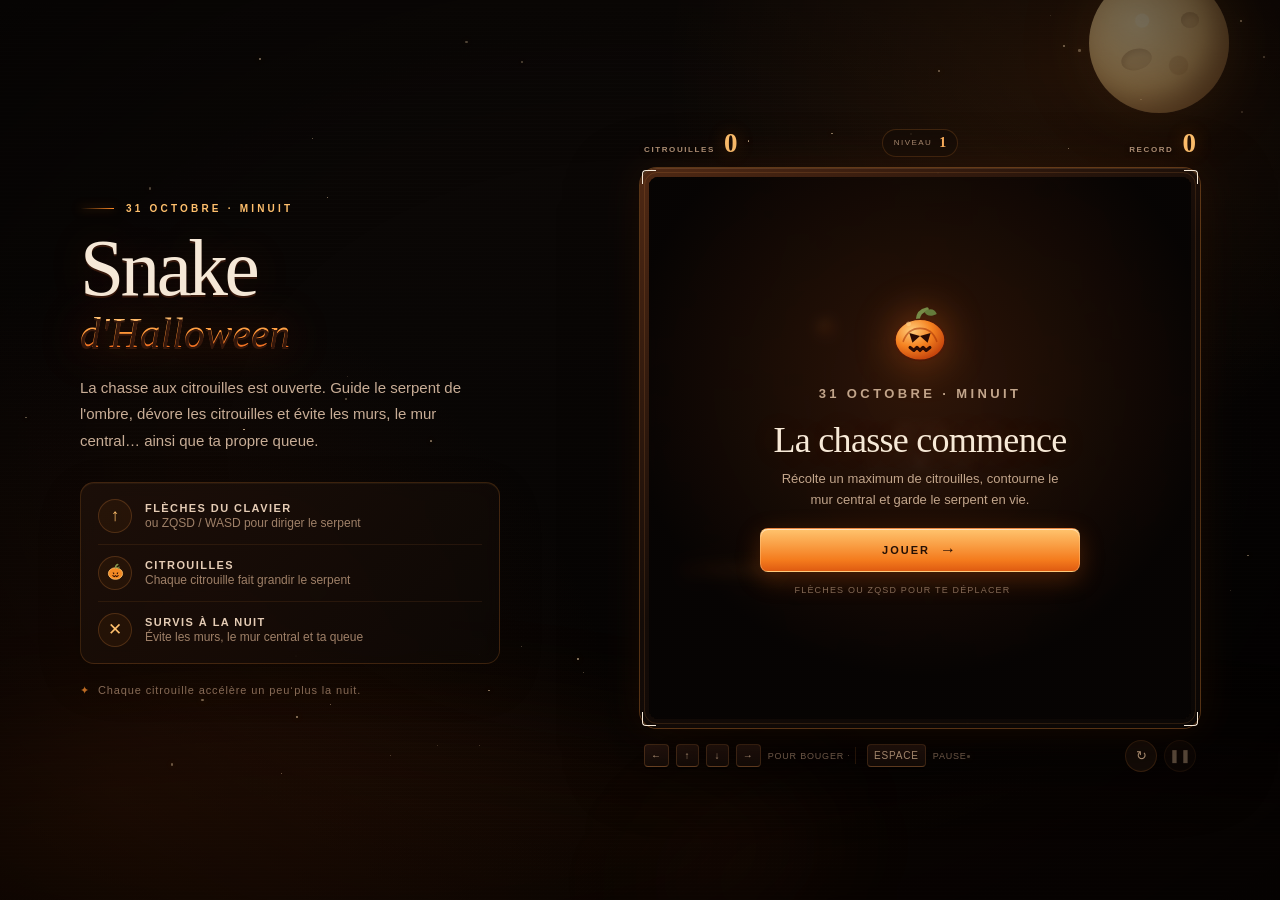
<file: index.html>
<!DOCTYPE html>
<html lang="fr">
<head>
  <meta charset="UTF-8">
  <meta name="viewport" content="width=device-width, initial-scale=1.0">
  <meta name="theme-color" content="#080504">
  <meta name="description" content="Snake d'Halloween : attrape les citrouilles, contourne le mur central et survis à la nuit.">
  <title>Snake d'Halloween — La chasse aux citrouilles</title>
  <style>
    :root {
      --bg: #080504;
      --panel: #160d08;
      --orange: #ff8a26;
      --orange-light: #ffc06d;
      --orange-deep: #d84b0d;
      --cream: #f5e8d7;
      --muted: #b4977c;
      --line: rgba(255, 148, 55, 0.18);
      --line-strong: rgba(255, 154, 65, 0.34);
    }

    * { box-sizing: border-box; }
    html, body { min-height: 100%; }

    body {
      margin: 0;
      color: var(--cream);
      background:
        radial-gradient(circle at 82% 8%, rgba(255, 126, 29, 0.13), transparent 24rem),
        radial-gradient(circle at 9% 88%, rgba(127, 47, 10, 0.18), transparent 32rem),
        linear-gradient(180deg, #0c0806 0%, #060403 72%, #030202 100%);
      font-family: "Trebuchet MS", Verdana, sans-serif;
      overflow-x: hidden;
    }

    body::after {
      content: "";
      position: fixed;
      inset: 0;
      z-index: 0;
      pointer-events: none;
      background:
        radial-gradient(ellipse at center, transparent 45%, rgba(0, 0, 0, 0.55) 100%),
        repeating-linear-gradient(0deg, rgba(255,255,255,0.012) 0 1px, transparent 1px 4px);
      opacity: 0.9;
    }

    button { font: inherit; }
    .sr-only {
      position: absolute;
      width: 1px;
      height: 1px;
      padding: 0;
      margin: -1px;
      overflow: hidden;
      clip: rect(0, 0, 0, 0);
      white-space: nowrap;
      border: 0;
    }

    .starfield {
      position: fixed;
      inset: 0;
      z-index: 0;
      pointer-events: none;
      overflow: hidden;
    }

    .star {
      position: absolute;
      border-radius: 50%;
      background: #ffddb2;
      box-shadow: 0 0 7px rgba(255, 173, 94, 0.55);
      animation: twinkle 4s ease-in-out infinite;
    }

    .moon {
      position: fixed;
      top: -3vh;
      right: 4vw;
      width: clamp(100px, 11vw, 140px);
      aspect-ratio: 1;
      z-index: 0;
      border-radius: 50%;
      background:
        radial-gradient(circle at 38% 34%, rgba(255, 239, 198, 0.96) 0 5%, transparent 6%),
        radial-gradient(circle at 64% 66%, rgba(154, 104, 56, 0.2) 0 7%, transparent 8%),
        radial-gradient(circle at 35% 35%, #ffe9b6, #e9bd79 52%, #b6783e 100%);
      box-shadow:
        0 0 50px rgba(255, 159, 67, 0.18),
        0 0 120px rgba(255, 120, 30, 0.1),
        inset -14px -12px 28px rgba(65, 28, 8, 0.42);
      opacity: 0.68;
      pointer-events: none;
    }

    .moon::before,
    .moon::after {
      content: "";
      position: absolute;
      border-radius: 50%;
      background: rgba(111, 67, 34, 0.12);
      box-shadow: inset 2px 3px 5px rgba(69, 36, 13, 0.14);
    }

    .moon::before { width: 22%; height: 15%; left: 23%; top: 54%; transform: rotate(-15deg); }
    .moon::after { width: 13%; height: 11%; right: 21%; top: 28%; }

    .fog {
      position: fixed;
      bottom: -10vh;
      left: -15vw;
      width: 80vw;
      height: 32vh;
      z-index: 0;
      border-radius: 50%;
      pointer-events: none;
      filter: blur(55px);
      background: rgba(255, 111, 26, 0.055);
      animation: drift 24s ease-in-out infinite alternate;
    }

    .fog.second {
      left: auto;
      right: -20vw;
      bottom: -14vh;
      width: 70vw;
      background: rgba(197, 91, 26, 0.04);
      animation-delay: -11s;
      animation-duration: 31s;
    }

    @keyframes twinkle {
      0%, 100% { opacity: 0.15; transform: scale(0.8); }
      50% { opacity: 0.85; transform: scale(1); }
    }

    @keyframes drift {
      from { transform: translate3d(-3vw, 0, 0) scale(0.95); }
      to { transform: translate3d(7vw, -2vh, 0) scale(1.06); }
    }

    .page {
      position: relative;
      z-index: 1;
      min-height: 100vh;
      display: flex;
      align-items: center;
      justify-content: center;
      padding: clamp(22px, 4vw, 48px);
    }

    .layout {
      width: min(1120px, 100%);
      display: grid;
      grid-template-columns: minmax(280px, 1fr) minmax(400px, 560px);
      gap: clamp(30px, 5vw, 78px);
      align-items: center;
    }

    .hero {
      min-width: 0;
      animation: reveal 0.8s ease-out both;
    }

    @keyframes reveal {
      from { opacity: 0; transform: translateY(14px); }
      to { opacity: 1; transform: translateY(0); }
    }

    .eyebrow {
      display: flex;
      align-items: center;
      gap: 12px;
      margin: 0;
      color: var(--orange-light);
      font-size: 10px;
      font-weight: 700;
      letter-spacing: 0.32em;
      text-transform: uppercase;
    }

    .eyebrow::before {
      content: "";
      width: 34px;
      height: 1px;
      background: linear-gradient(90deg, transparent, var(--orange));
      box-shadow: 0 0 10px rgba(255, 126, 32, 0.5);
    }

    h1 {
      margin: 20px 0 20px;
      font-family: Georgia, "Times New Roman", serif;
      font-size: clamp(54px, 6.2vw, 88px);
      font-weight: 400;
      line-height: 0.88;
      letter-spacing: -0.045em;
      color: var(--cream);
      text-shadow: 0 2px 0 #34170b, 0 0 46px rgba(255, 118, 26, 0.16);
    }

    h1 em {
      display: block;
      margin-top: 0.16em;
      font-size: 0.52em;
      line-height: 1.08;
      letter-spacing: 0.005em;
      background: linear-gradient(180deg, #ffd18b 2%, #ff9b3c 46%, #e85b16 100%);
      -webkit-background-clip: text;
      background-clip: text;
      color: transparent;
      filter: drop-shadow(0 0 22px rgba(255, 106, 18, 0.25));
    }

    .lede {
      max-width: 410px;
      margin: 0;
      color: #c8ad96;
      font-size: 15px;
      line-height: 1.75;
    }

    .legend {
      max-width: 420px;
      margin: 28px 0 0;
      padding: 5px 17px;
      list-style: none;
      border: 1px solid var(--line);
      border-radius: 14px;
      background: linear-gradient(135deg, rgba(35, 19, 11, 0.66), rgba(13, 8, 5, 0.66));
      box-shadow: inset 0 1px 0 rgba(255, 189, 118, 0.055), 0 16px 45px rgba(0, 0, 0, 0.16);
      backdrop-filter: blur(8px);
    }

    .legend li {
      display: flex;
      align-items: center;
      gap: 13px;
      padding: 11px 0;
      border-bottom: 1px solid rgba(255, 157, 73, 0.09);
    }

    .legend li:last-child { border-bottom: 0; }

    .legend-icon {
      flex: 0 0 auto;
      width: 34px;
      height: 34px;
      display: grid;
      place-items: center;
      border: 1px solid rgba(255, 157, 73, 0.2);
      border-radius: 50%;
      color: var(--orange-light);
      background: rgba(255, 132, 31, 0.055);
      font-family: Georgia, serif;
      font-size: 17px;
    }

    .legend-icon svg { width: 21px; height: 21px; }
    .legend-copy { display: grid; gap: 2px; }

    .legend-copy strong {
      color: #e5ccb5;
      font-size: 11px;
      font-weight: 700;
      letter-spacing: 0.13em;
      text-transform: uppercase;
    }

    .legend-copy span { color: #9f8068; font-size: 12px; }

    .tip {
      margin: 20px 0 0;
      color: #8e705a;
      font-size: 11px;
      letter-spacing: 0.08em;
    }

    .tip::before { content: "✦"; margin-right: 8px; color: rgba(255, 146, 48, 0.75); }

    .game {
      width: 100%;
      max-width: 560px;
      justify-self: end;
      animation: reveal 0.8s 0.1s ease-out both;
    }

    .hud {
      display: grid;
      grid-template-columns: 1fr auto 1fr;
      align-items: end;
      gap: 10px;
      padding: 0 4px 11px;
    }

    .stat {
      display: flex;
      align-items: baseline;
      gap: 9px;
      min-width: 0;
    }

    .stat.right { justify-content: flex-end; }

    .stat-label {
      color: #b29479;
      text-shadow: 0 1px 5px rgba(8, 5, 4, 0.95);
      font-size: 8px;
      font-weight: 700;
      letter-spacing: 0.2em;
      text-transform: uppercase;
      white-space: nowrap;
    }

    .stat-value {
      display: inline-block;
      color: var(--orange-light);
      font-family: Georgia, "Times New Roman", serif;
      font-size: 27px;
      line-height: 1;
      text-shadow: 0 0 18px rgba(255, 125, 26, 0.26);
      transform-origin: center;
    }

    .stat-value.pop { animation: score-pop 0.32s ease-out; }

    @keyframes score-pop {
      0% { transform: scale(1); }
      45% { transform: scale(1.28); color: #fff1d2; }
      100% { transform: scale(1); }
    }

    .level {
      display: flex;
      align-items: center;
      gap: 7px;
      padding: 6px 11px;
      border: 1px solid var(--line);
      border-radius: 999px;
      color: #a98b70;
      background: rgba(22, 13, 8, 0.72);
      font-size: 8px;
      letter-spacing: 0.18em;
      text-transform: uppercase;
      white-space: nowrap;
    }

    .level strong {
      color: #ffb25e;
      font-family: Georgia, serif;
      font-size: 14px;
      line-height: 1;
      letter-spacing: 0;
    }

    .board-wrap {
      position: relative;
      padding: 9px;
      border-radius: 17px;
      background:
        linear-gradient(145deg, rgba(84, 43, 21, 0.94), rgba(20, 11, 7, 0.98) 48%, #0b0705);
      box-shadow:
        0 0 0 1px rgba(255, 156, 67, 0.3),
        0 0 38px rgba(255, 102, 17, 0.09),
        0 28px 70px rgba(0, 0, 0, 0.62),
        inset 0 1px 0 rgba(255, 205, 150, 0.12);
    }

    .board-wrap::before {
      content: "";
      position: absolute;
      inset: 4px;
      z-index: 3;
      border: 1px solid rgba(255, 160, 76, 0.13);
      border-radius: 13px;
      pointer-events: none;
    }

    .board-wrap.is-shaking { animation: shake 0.38s ease-out; }

    @keyframes shake {
      0%, 100% { transform: translate3d(0, 0, 0); }
      20% { transform: translate3d(-5px, 2px, 0) rotate(-0.3deg); }
      40% { transform: translate3d(5px, -2px, 0) rotate(0.3deg); }
      60% { transform: translate3d(-3px, 1px, 0); }
      80% { transform: translate3d(3px, -1px, 0); }
    }

    .corner {
      position: absolute;
      z-index: 4;
      width: 14px;
      height: 14px;
      border-color: rgba(255, 174, 93, 0.6);
      pointer-events: none;
    }

    .corner.tl { top: 2px; left: 2px; border-top: 1px solid; border-left: 1px solid; border-radius: 4px 0 0 0; }
    .corner.tr { top: 2px; right: 2px; border-top: 1px solid; border-right: 1px solid; border-radius: 0 4px 0 0; }
    .corner.bl { bottom: 2px; left: 2px; border-bottom: 1px solid; border-left: 1px solid; border-radius: 0 0 0 4px; }
    .corner.br { bottom: 2px; right: 2px; border-bottom: 1px solid; border-right: 1px solid; border-radius: 0 0 4px 0; }

    canvas {
      display: block;
      width: 100%;
      aspect-ratio: 1;
      border-radius: 9px;
      background: #0a0604;
      touch-action: none;
      outline: none;
    }

    canvas:focus-visible { box-shadow: 0 0 0 2px rgba(255, 164, 81, 0.72); }

    .overlay {
      position: absolute;
      inset: 9px;
      z-index: 5;
      display: grid;
      place-items: center;
      padding: 24px;
      border-radius: 9px;
      text-align: center;
      background:
        radial-gradient(circle at 50% 38%, rgba(71, 31, 11, 0.6), rgba(7, 4, 3, 0.88) 68%),
        rgba(5, 3, 2, 0.72);
      backdrop-filter: blur(5px);
      opacity: 0;
      visibility: hidden;
      pointer-events: none;
      transition: opacity 0.24s ease, visibility 0.24s ease;
    }

    .overlay.is-visible {
      opacity: 1;
      visibility: visible;
      pointer-events: auto;
    }

    .overlay-card {
      width: min(320px, 100%);
      transform: translateY(8px);
      transition: transform 0.26s ease;
    }

    .overlay.is-visible .overlay-card { transform: translateY(0); }

    .overlay-icon {
      width: 76px;
      height: 76px;
      margin: 0 auto 10px;
      filter: drop-shadow(0 0 20px rgba(255, 113, 22, 0.42));
    }

    .overlay-kicker {
      margin: 0;
      color: #d69b5e;
      font-size: 9px;
      font-weight: 700;
      letter-spacing: 0.26em;
      text-transform: uppercase;
    }

    .overlay h2 {
      margin: 9px 0 10px;
      color: #f7e9d7;
      font-family: Georgia, "Times New Roman", serif;
      font-size: clamp(28px, 4vw, 36px);
      font-weight: 400;
      line-height: 1.05;
      letter-spacing: -0.02em;
      text-shadow: 0 0 30px rgba(255, 117, 26, 0.17);
    }

    .overlay p {
      max-width: 285px;
      margin: 0 auto 17px;
      color: #c2a58b;
      font-size: 13px;
      line-height: 1.6;
    }

    .primary {
      width: 100%;
      display: flex;
      align-items: center;
      justify-content: center;
      gap: 10px;
      padding: 13px 18px;
      border: 1px solid rgba(255, 213, 153, 0.35);
      border-radius: 8px;
      color: #241006;
      background: linear-gradient(180deg, #ffc46e, #f47b1d 74%, #df5b11);
      box-shadow:
        0 7px 24px rgba(239, 100, 15, 0.26),
        inset 0 1px 0 rgba(255, 255, 255, 0.52);
      font-size: 11px;
      font-weight: 800;
      letter-spacing: 0.18em;
      text-transform: uppercase;
      cursor: pointer;
      transition: transform 0.18s ease, filter 0.18s ease;
    }

    .primary:hover { transform: translateY(-1px); filter: brightness(1.07); }
    .primary:active { transform: translateY(0); }
    .primary:focus-visible { outline: 2px solid #ffddb0; outline-offset: 3px; }
    .primary span { font-size: 16px; line-height: 1; }

    .overlay-hint {
      margin: 11px 0 0 !important;
      color: #846955 !important;
      font-size: 9px !important;
      letter-spacing: 0.13em;
      text-transform: uppercase;
    }

    .game-bar {
      display: flex;
      align-items: center;
      justify-content: space-between;
      gap: 12px;
      padding: 12px 4px 0;
    }

    .keys {
      display: flex;
      align-items: center;
      gap: 7px;
      color: #9b7e66;
      font-size: 9px;
      letter-spacing: 0.09em;
      text-transform: uppercase;
      flex-wrap: wrap;
    }

    kbd {
      min-width: 23px;
      height: 23px;
      display: inline-flex;
      align-items: center;
      justify-content: center;
      padding: 0 6px;
      border: 1px solid rgba(255, 164, 81, 0.23);
      border-bottom-color: rgba(255, 164, 81, 0.38);
      border-radius: 4px;
      color: #ecc49e;
      background: linear-gradient(180deg, #291710, #180d08);
      box-shadow: 0 2px 0 rgba(0, 0, 0, 0.45);
      font-family: inherit;
      font-size: 10px;
      line-height: 1;
    }

    .key-divider { width: 1px; height: 17px; margin: 0 4px; background: var(--line); }
    .actions { display: flex; gap: 7px; }

    .icon-btn {
      width: 32px;
      height: 32px;
      display: grid;
      place-items: center;
      padding: 0;
      border: 1px solid var(--line);
      border-radius: 50%;
      color: #e7bf97;
      background: #180e08;
      font-size: 13px;
      line-height: 1;
      cursor: pointer;
      transition: border-color 0.18s ease, background 0.18s ease, transform 0.18s ease;
    }

    .icon-btn:hover:not(:disabled) {
      border-color: var(--line-strong);
      background: #24130a;
      transform: translateY(-1px);
    }

    .icon-btn:focus-visible { outline: 2px solid rgba(255, 188, 111, 0.75); outline-offset: 2px; }
    .icon-btn:disabled { opacity: 0.35; cursor: default; }

    .dpad {
      display: none;
      grid-template-columns: repeat(3, 43px);
      grid-template-rows: repeat(3, 43px);
      gap: 6px;
      justify-content: center;
      margin: 14px auto 0;
    }

    .dpad button {
      display: grid;
      place-items: center;
      padding: 0;
      border: 1px solid rgba(255, 154, 65, 0.26);
      border-radius: 10px;
      color: #ffc078;
      background: linear-gradient(180deg, #26140c, #130b07);
      box-shadow: inset 0 1px 0 rgba(255, 194, 125, 0.08), 0 3px 10px rgba(0, 0, 0, 0.3);
      font-family: Georgia, serif;
      font-size: 20px;
      line-height: 1;
      cursor: pointer;
      user-select: none;
      -webkit-user-select: none;
      touch-action: manipulation;
    }

    .dpad button:active {
      transform: translateY(1px);
      border-color: rgba(255, 181, 99, 0.6);
      background: #30190d;
    }

    .dpad .up { grid-area: 1 / 2; }
    .dpad .left { grid-area: 2 / 1; }
    .dpad .center { grid-area: 2 / 2; }
    .dpad .right { grid-area: 2 / 3; }
    .dpad .down { grid-area: 3 / 2; }

    .dpad .center {
      border-color: transparent;
      background: transparent;
      box-shadow: none;
      color: #8f6f56;
      font-size: 15px;
      pointer-events: none;
    }

    @media (max-width: 920px) {
      .legend, .tip { display: none; }
      .keys .keyboard-hint { display: none; }
      .game-bar { padding-top: 10px; }
    }

    @media (max-width: 760px) {
      .page { align-items: flex-start; padding-top: 30px; padding-bottom: 24px; }
      .layout { grid-template-columns: 1fr; gap: 24px; width: min(600px, 100%); }
      .hero { text-align: center; }
      .eyebrow { justify-content: center; }
      .eyebrow::before { display: none; }
      h1 { margin: 14px 0 12px; font-size: clamp(47px, 12vw, 72px); }
      .lede { max-width: 470px; margin: 0 auto; font-size: 14px; }
      .game { justify-self: center; }
      .game-bar { padding-top: 10px; }
    }

    @media (pointer: coarse), (max-width: 760px) {
      .dpad { display: grid; }
    }

    @media (max-width: 470px) {
      .page { padding-left: 12px; padding-right: 12px; padding-top: 22px; }
      .layout { gap: 18px; }
      .stat-label { font-size: 7px; letter-spacing: 0.14em; }
      .stat-value { font-size: 23px; }
      .level { padding: 5px 9px; font-size: 7px; }
      .board-wrap { padding: 7px; border-radius: 14px; }
      .overlay { inset: 7px; padding: 16px; }
      .overlay-icon { width: 61px; height: 61px; margin-bottom: 7px; }
      .overlay h2 { font-size: 27px; }
      .overlay p { font-size: 12px; line-height: 1.5; }
      .primary { padding: 12px 14px; }
      .game-bar { padding-top: 8px; }
      .dpad { grid-template-columns: repeat(3, 41px); grid-template-rows: repeat(3, 41px); }
    }

    @media (max-height: 740px) and (min-width: 921px) {
      .page { padding-top: 20px; padding-bottom: 20px; }
      h1 { font-size: clamp(50px, 5.7vw, 74px); }
      .lede { font-size: 14px; }
      .legend { margin-top: 20px; }
      .legend li { padding: 8px 0; }
      .tip { margin-top: 14px; }
      .game { max-width: 520px; }
    }

    @media (prefers-reduced-motion: reduce) {
      *, *::before, *::after {
        animation-duration: 0.001ms !important;
        animation-iteration-count: 1 !important;
        transition-duration: 0.001ms !important;
        scroll-behavior: auto !important;
      }
    }
  </style>
</head>
<body>
  <div class="starfield" id="starfield" aria-hidden="true"></div>
  <div class="moon" aria-hidden="true"></div>
  <div class="fog" aria-hidden="true"></div>
  <div class="fog second" aria-hidden="true"></div>

  <div class="page">
    <main class="layout">
      <section class="hero" aria-labelledby="page-title">
        <p class="eyebrow">31 octobre · minuit</p>
        <h1 id="page-title">Snake <em>d'Halloween</em></h1>
        <p class="lede">
          La chasse aux citrouilles est ouverte. Guide le serpent de l'ombre,
          dévore les citrouilles et évite les murs, le mur central… ainsi que ta propre queue.
        </p>

        <ul class="legend">
          <li>
            <span class="legend-icon" aria-hidden="true">↑</span>
            <span class="legend-copy">
              <strong>Flèches du clavier</strong>
              <span>ou ZQSD / WASD pour diriger le serpent</span>
            </span>
          </li>
          <li>
            <span class="legend-icon" aria-hidden="true">
              <svg viewBox="0 0 24 24" fill="none">
                <ellipse cx="12" cy="13.2" rx="8.1" ry="6.6" fill="#f38a24" stroke="#ffbf68" stroke-width="1"/>
                <path d="M12 6.7c0-2 .7-3.3 2.6-3.8" stroke="#85974d" stroke-width="1.7" stroke-linecap="round"/>
                <path d="m13.4 6.4 3.4-1.6-.8 3.1" fill="#72853f"/>
                <path d="M8.8 11.8l2.2.7-1.5 1.8zM15.2 11.8l-2.2.7 1.5 1.8z" fill="#2b0b02"/>
                <path d="m9 15.6 1.5 1.1 1.5-1.1 1.5 1.1 1.5-1.1" stroke="#2b0b02" stroke-width="1.2" stroke-linecap="round" stroke-linejoin="round"/>
              </svg>
            </span>
            <span class="legend-copy">
              <strong>Citrouilles</strong>
              <span>Chaque citrouille fait grandir le serpent</span>
            </span>
          </li>
          <li>
            <span class="legend-icon" aria-hidden="true">✕</span>
            <span class="legend-copy">
              <strong>Survis à la nuit</strong>
              <span>Évite les murs, le mur central et ta queue</span>
            </span>
          </li>
        </ul>

        <p class="tip">Chaque citrouille accélère un peu plus la nuit.</p>
      </section>

      <section class="game" aria-label="Jeu Snake d'Halloween">
        <div class="hud" aria-hidden="true">
          <div class="stat">
            <span class="stat-label">Citrouilles</span>
            <strong class="stat-value" id="score">0</strong>
          </div>
          <div class="level">Niveau <strong id="level">1</strong></div>
          <div class="stat right">
            <span class="stat-label">Record</span>
            <strong class="stat-value" id="best">0</strong>
          </div>
        </div>

        <div class="board-wrap" id="boardWrap">
          <span class="corner tl"></span>
          <span class="corner tr"></span>
          <span class="corner bl"></span>
          <span class="corner br"></span>

          <canvas id="game" width="600" height="600" tabindex="0" aria-label="Terrain de jeu du serpent. Utilise les flèches du clavier pour te déplacer."></canvas>

          <div class="overlay" id="overlay" role="dialog" aria-modal="true" aria-labelledby="overlayTitle" aria-describedby="overlayText">
            <div class="overlay-card">
              <div class="overlay-icon" aria-hidden="true">
                <svg viewBox="0 0 100 100" fill="none">
                  <defs>
                    <radialGradient id="overlayPumpkin" cx="34%" cy="28%" r="82%">
                      <stop offset="0" stop-color="#ffcd7c"/>
                      <stop offset=".48" stop-color="#f58220"/>
                      <stop offset="1" stop-color="#b93407"/>
                    </radialGradient>
                  </defs>
                  <path d="M47 29c.5-8 4-12.5 12-14" stroke="#768b48" stroke-width="5.4" stroke-linecap="round"/>
                  <path d="M56 18c7-6 14-3 16 3-7 4-14 3-16-3Z" fill="#647b3b"/>
                  <ellipse cx="50" cy="55" rx="33" ry="27" fill="url(#overlayPumpkin)" stroke="#4d1a08" stroke-width="2.2"/>
                  <path d="M28 57c4-11 11-17 22-17M72 57c-4-11-11-17-22-17" stroke="#a42f05" stroke-opacity=".55" stroke-width="2.2" stroke-linecap="round"/>
                  <path d="m36 46 14 4-10 9Z" fill="#2c0b02"/>
                  <path d="m64 46-14 4 10 9Z" fill="#2c0b02"/>
                  <path d="m37 65 5 4 4-4 4 4 4-4 4 4 5-4" stroke="#2c0b02" stroke-width="4.2" stroke-linecap="round" stroke-linejoin="round"/>
                  <circle cx="35" cy="34" r="3.2" fill="#ffdc93" fill-opacity=".5"/>
                </svg>
              </div>
              <p class="overlay-kicker" id="overlayKicker">31 octobre · minuit</p>
              <h2 id="overlayTitle">La chasse commence</h2>
              <p id="overlayText">Récolte un maximum de citrouilles, contourne le mur central et garde le serpent en vie.</p>
              <button class="primary" id="primaryBtn" type="button">Jouer <span aria-hidden="true">→</span></button>
              <p class="overlay-hint" id="overlayHint">Flèches ou ZQSD pour te déplacer</p>
            </div>
          </div>
        </div>

        <div class="game-bar">
          <div class="keys" aria-hidden="true">
            <kbd>←</kbd><kbd>↑</kbd><kbd>↓</kbd><kbd>→</kbd>
            <span class="keyboard-hint">pour bouger</span>
            <span class="key-divider"></span>
            <kbd>Espace</kbd>
            <span class="keyboard-hint">pause</span>
          </div>
          <div class="actions">
            <button class="icon-btn" id="restartBtn" type="button" title="Recommencer" aria-label="Recommencer la partie">↻</button>
            <button class="icon-btn" id="pauseBtn" type="button" title="Pause" aria-label="Mettre la partie en pause" disabled>❚❚</button>
          </div>
        </div>

        <div class="dpad" aria-label="Commandes tactiles">
          <button class="up" type="button" data-dir="up" aria-label="Aller vers le haut">↑</button>
          <button class="left" type="button" data-dir="left" aria-label="Aller vers la gauche">←</button>
          <span class="center" aria-hidden="true">✦</span>
          <button class="right" type="button" data-dir="right" aria-label="Aller vers la droite">→</button>
          <button class="down" type="button" data-dir="down" aria-label="Aller vers le bas">↓</button>
        </div>

        <p class="sr-only" id="live" aria-live="polite"></p>
      </section>
    </main>
  </div>

  <script>
    (() => {
      "use strict";

      const COLS = 20;
      const ROWS = 20;
      const START_TICK = 155;
      const MIN_TICK = 76;
      const BEST_KEY = "halloween-snake-best";
      const DIRS = {
        up: { x: 0, y: -1 },
        down: { x: 0, y: 1 },
        left: { x: -1, y: 0 },
        right: { x: 1, y: 0 }
      };
      const WALL_CELLS = [
        { x: 9, y: 9 }, { x: 10, y: 9 },
        { x: 8, y: 10 }, { x: 9, y: 10 }, { x: 10, y: 10 }, { x: 11, y: 10 },
        { x: 9, y: 11 }, { x: 10, y: 11 }
      ];
      const WALL_KEYS = new Set(WALL_CELLS.map((wall) => `${wall.x},${wall.y}`));
      const KEY_DIRS = {
        arrowup: "up", z: "up", w: "up",
        arrowdown: "down", s: "down",
        arrowleft: "left", q: "left", a: "left",
        arrowright: "right", d: "right"
      };

      const canvas = document.getElementById("game");
      const ctx = canvas.getContext("2d");
      const boardWrap = document.getElementById("boardWrap");
      const overlay = document.getElementById("overlay");
      const overlayKicker = document.getElementById("overlayKicker");
      const overlayTitle = document.getElementById("overlayTitle");
      const overlayText = document.getElementById("overlayText");
      const overlayHint = document.getElementById("overlayHint");
      const primaryBtn = document.getElementById("primaryBtn");
      const scoreEl = document.getElementById("score");
      const bestEl = document.getElementById("best");
      const levelEl = document.getElementById("level");
      const pauseBtn = document.getElementById("pauseBtn");
      const restartBtn = document.getElementById("restartBtn");
      const live = document.getElementById("live");

      let width = 600;
      let height = 600;
      let cell = 30;
      let offsetX = 0;
      let offsetY = 0;
      let dpr = 1;
      let texture = null;

      let state = "ready";
      let snake = [];
      let previousSnake = [];
      let direction = DIRS.right;
      let turnQueue = [];
      let pumpkin = null;
      let score = 0;
      let level = 1;
      let tickMs = START_TICK;
      let lastTick = 0;
      let lastFrame = performance.now();
      let particles = [];
      let floaters = [];
      let overlayAction = "start";
      let overlayTimer = 0;
      let shakeTimer = 0;
      let newRecord = false;

      let best = 0;
      try {
        const stored = Number(localStorage.getItem(BEST_KEY));
        if (Number.isFinite(stored) && stored > 0) best = stored;
      } catch (error) {
        best = 0;
      }

      const fireflies = Array.from({ length: 12 }, () => ({
        x: Math.random(),
        y: Math.random(),
        phase: Math.random() * Math.PI * 2,
        speed: 0.14 + Math.random() * 0.2,
        radius: 0.5 + Math.random() * 0.9
      }));

      function starfield() {
        const field = document.getElementById("starfield");
        const fragment = document.createDocumentFragment();
        for (let i = 0; i < 72; i += 1) {
          const star = document.createElement("span");
          const size = Math.random() * 2 + 0.7;
          star.className = "star";
          star.style.left = `${Math.random() * 100}%`;
          star.style.top = `${Math.random() * 88}%`;
          star.style.width = `${size}px`;
          star.style.height = `${size}px`;
          star.style.opacity = `${0.15 + Math.random() * 0.65}`;
          star.style.animationDelay = `${Math.random() * -8}s`;
          star.style.animationDuration = `${2.8 + Math.random() * 4}s`;
          fragment.appendChild(star);
        }
        field.appendChild(fragment);
      }

      function cellX(x) { return offsetX + (x + 0.5) * cell; }
      function cellY(y) { return offsetY + (y + 0.5) * cell; }
      function sameCell(a, b) { return a.x === b.x && a.y === b.y; }
      function clamp(value, min, max) { return Math.max(min, Math.min(max, value)); }

      function resizeCanvas() {
        const rect = canvas.getBoundingClientRect();
        if (!rect.width || !rect.height) return;

        width = rect.width;
        height = rect.height;
        dpr = Math.min(window.devicePixelRatio || 1, 2);
        canvas.width = Math.round(width * dpr);
        canvas.height = Math.round(height * dpr);
        ctx.setTransform(dpr, 0, 0, dpr, 0, 0);
        cell = Math.min(width / COLS, height / ROWS);
        offsetX = (width - cell * COLS) / 2;
        offsetY = (height - cell * ROWS) / 2;
        buildTexture();
      }

      function buildTexture() {
        texture = document.createElement("canvas");
        texture.width = Math.round(width * dpr);
        texture.height = Math.round(height * dpr);
        const t = texture.getContext("2d");
        t.setTransform(dpr, 0, 0, dpr, 0, 0);

        const base = t.createRadialGradient(width * 0.48, height * 0.4, 0, width * 0.5, height * 0.5, width * 0.78);
        base.addColorStop(0, "#1b120c");
        base.addColorStop(0.58, "#120c08");
        base.addColorStop(1, "#080504");
        t.fillStyle = base;
        t.fillRect(0, 0, width, height);

        for (let y = 0; y < ROWS; y += 1) {
          for (let x = 0; x < COLS; x += 1) {
            const tint = Math.random();
            t.fillStyle = `rgba(255, 145, 57, ${0.008 + tint * 0.032})`;
            t.fillRect(offsetX + x * cell, offsetY + y * cell, cell, cell);

            if (Math.random() > 0.82) {
              t.fillStyle = `rgba(0, 0, 0, ${0.05 + Math.random() * 0.11})`;
              const dot = cell * (0.035 + Math.random() * 0.055);
              t.beginPath();
              t.arc(
                offsetX + (x + Math.random()) * cell,
                offsetY + (y + Math.random()) * cell,
                dot, 0, Math.PI * 2
              );
              t.fill();
            }
          }
        }

        t.strokeStyle = "rgba(255, 150, 60, 0.052)";
        t.lineWidth = 1;
        t.beginPath();
        for (let x = 0; x <= COLS; x += 1) {
          t.moveTo(offsetX + x * cell + 0.5, offsetY);
          t.lineTo(offsetX + x * cell + 0.5, offsetY + ROWS * cell);
        }
        for (let y = 0; y <= ROWS; y += 1) {
          t.moveTo(offsetX, offsetY + y * cell + 0.5);
          t.lineTo(offsetX + COLS * cell, offsetY + y * cell + 0.5);
        }
        t.stroke();

        t.strokeStyle = "rgba(0, 0, 0, 0.22)";
        t.lineWidth = 1;
        for (let i = 0; i < 26; i += 1) {
          const x = offsetX + Math.random() * COLS * cell;
          const y = offsetY + Math.random() * ROWS * cell;
          t.beginPath();
          t.moveTo(x, y);
          t.lineTo(x + (Math.random() - 0.5) * cell * 0.55, y + cell * 0.22);
          t.lineTo(x + (Math.random() - 0.2) * cell * 0.7, y + cell * 0.46);
          t.stroke();
        }

        drawWeb(t, offsetX + 5, offsetY + 5, 1, 1);
        drawWeb(t, offsetX + COLS * cell - 5, offsetY + 5, -1, 1);

        const vignette = t.createRadialGradient(width * 0.5, height * 0.47, width * 0.13, width * 0.5, height * 0.5, width * 0.72);
        vignette.addColorStop(0, "rgba(0, 0, 0, 0)");
        vignette.addColorStop(0.67, "rgba(0, 0, 0, 0.13)");
        vignette.addColorStop(1, "rgba(0, 0, 0, 0.62)");
        t.fillStyle = vignette;
        t.fillRect(0, 0, width, height);

        t.strokeStyle = "rgba(255, 151, 65, 0.17)";
        t.lineWidth = 1;
        t.strokeRect(offsetX + 1.5, offsetY + 1.5, COLS * cell - 3, ROWS * cell - 3);
      }

      function drawWeb(g, x, y, sx, sy) {
        g.save();
        g.translate(x, y);
        g.scale(sx, sy);
        g.strokeStyle = "rgba(238, 218, 188, 0.085)";
        g.lineWidth = 1;
        const angles = [0.05, 0.34, 0.62, 0.95, 1.32];
        const length = Math.max(28, cell * 2.2);
        angles.forEach((angle) => {
          g.beginPath();
          g.moveTo(0, 0);
          g.lineTo(Math.cos(angle) * length, Math.sin(angle) * length);
          g.stroke();
        });
        [0.3, 0.56, 0.82].forEach((ratio, ring) => {
          g.beginPath();
          angles.forEach((angle, index) => {
            const r = length * ratio + ring * 1.7;
            const px = Math.cos(angle) * r;
            const py = Math.sin(angle) * r;
            if (index === 0) g.moveTo(px, py);
            else g.lineTo(px, py);
          });
          g.stroke();
        });
        g.restore();
      }

      function resetGame(initialDirection = DIRS.right) {
        direction = initialDirection;
        turnQueue = [];

        const head = { x: 4, y: 14 };
        snake = [];
        for (let i = 0; i < 4; i += 1) {
          snake.push({ x: head.x - direction.x * i, y: head.y - direction.y * i });
        }
        previousSnake = snake.map((segment) => ({ ...segment }));

        score = 0;
        level = 1;
        tickMs = START_TICK;
        newRecord = false;
        particles = [];
        floaters = [];
        pumpkin = null;
        spawnPumpkin();
        updateHud(false);
      }

      function spawnPumpkin() {
        const occupied = new Set([
          ...WALL_KEYS,
          ...snake.map((segment) => `${segment.x},${segment.y}`)
        ]);
        const free = [];
        for (let y = 0; y < ROWS; y += 1) {
          for (let x = 0; x < COLS; x += 1) {
            if (!occupied.has(`${x},${y}`)) free.push({ x, y });
          }
        }
        if (!free.length) {
          pumpkin = null;
          return;
        }
        const spot = free[Math.floor(Math.random() * free.length)];
        pumpkin = {
          x: spot.x,
          y: spot.y,
          born: performance.now(),
          seed: Math.random() * Math.PI * 2
        };
      }

      function updateHud(animate) {
        scoreEl.textContent = String(score);
        levelEl.textContent = String(level);
        bestEl.textContent = String(best);
        if (animate) {
          scoreEl.classList.remove("pop");
          void scoreEl.offsetWidth;
          scoreEl.classList.add("pop");
        }
      }

      function saveBest() {
        try { localStorage.setItem(BEST_KEY, String(best)); } catch (error) { /* stockage indisponible */ }
      }

      function updatePauseButton() {
        const canPause = state === "playing" || state === "paused";
        pauseBtn.disabled = !canPause;
        pauseBtn.textContent = state === "paused" ? "▶" : "❚❚";
        pauseBtn.title = state === "paused" ? "Reprendre" : "Pause";
        pauseBtn.setAttribute("aria-label", state === "paused" ? "Reprendre la partie" : "Mettre la partie en pause");
      }

      function showOverlay(mode) {
        overlay.dataset.mode = mode;
        if (mode === "start") {
          overlayAction = "start";
          overlayKicker.textContent = "31 octobre · minuit";
          overlayTitle.textContent = "La chasse commence";
          overlayText.textContent = "Récolte un maximum de citrouilles, contourne le mur central et garde le serpent en vie.";
          primaryBtn.innerHTML = 'Jouer <span aria-hidden="true">→</span>';
          overlayHint.textContent = "Flèches ou ZQSD pour te déplacer";
        } else if (mode === "pause") {
          overlayAction = "resume";
          overlayKicker.textContent = "La nuit retient son souffle";
          overlayTitle.textContent = "Pause";
          overlayText.textContent = "Le serpent t'attend. Reprends la chasse quand tu es prêt.";
          primaryBtn.innerHTML = 'Reprendre <span aria-hidden="true">→</span>';
          overlayHint.textContent = "Espace pour continuer";
        } else {
          overlayAction = "restart";
          overlayKicker.textContent = "Fin de la chasse";
          overlayTitle.textContent = "La nuit t'a eu…";
          const plural = score === 1 ? "citrouille récoltée" : "citrouilles récoltées";
          overlayText.textContent = newRecord
            ? `${score} ${plural}. Nouveau record gravé dans la citrouille !`
            : `${score} ${plural}. Le record reste à ${best}.`;
          primaryBtn.innerHTML = 'Rejouer <span aria-hidden="true">→</span>';
          overlayHint.textContent = "Entrée pour rejouer";
        }
        overlay.classList.add("is-visible");
      }

      function hideOverlay() {
        overlay.classList.remove("is-visible");
      }

      function startGame(initialDirection) {
        window.clearTimeout(overlayTimer);
        hideOverlay();
        resetGame(initialDirection || DIRS.right);
        state = "playing";
        lastTick = performance.now();
        updatePauseButton();
        live.textContent = "La partie commence.";
        canvas.focus({ preventScroll: true });
      }

      function restartGame() {
        startGame(DIRS.right);
      }

      function pauseGame() {
        if (state !== "playing") return;
        state = "paused";
        updatePauseButton();
        showOverlay("pause");
      }

      function resumeGame() {
        if (state !== "paused") return;
        state = "playing";
        hideOverlay();
        lastTick = performance.now();
        updatePauseButton();
        canvas.focus({ preventScroll: true });
      }

      function endGame(impact) {
        if (state !== "playing") return;
        state = "gameover";
        updatePauseButton();
        updateHud(false);

        const point = impact || snake[0];
        burst(cellX(point.x), cellY(point.y), false);

        boardWrap.classList.remove("is-shaking");
        void boardWrap.offsetWidth;
        boardWrap.classList.add("is-shaking");
        window.clearTimeout(shakeTimer);
        shakeTimer = window.setTimeout(() => boardWrap.classList.remove("is-shaking"), 430);

        live.textContent = `Partie terminée. ${score} citrouilles récoltées.`;
        window.clearTimeout(overlayTimer);
        overlayTimer = window.setTimeout(() => {
          if (state === "gameover") showOverlay("gameover");
        }, 430);
      }

      function queueDirection(next) {
        const reference = turnQueue.length ? turnQueue[turnQueue.length - 1] : direction;
        if (reference.x + next.x === 0 && reference.y + next.y === 0) return;
        if (reference.x === next.x && reference.y === next.y) return;
        if (turnQueue.length < 2) turnQueue.push(next);
      }

      function handleDirection(name) {
        const next = DIRS[name];
        if (!next) return;
        if (state === "ready") startGame(next);
        else if (state === "playing") queueDirection(next);
      }

      function tick() {
        if (state !== "playing") return;
        if (turnQueue.length) direction = turnQueue.shift();

        const head = snake[0];
        const next = { x: head.x + direction.x, y: head.y + direction.y };
        const grows = Boolean(pumpkin && next.x === pumpkin.x && next.y === pumpkin.y);

        if (next.x < 0 || next.x >= COLS || next.y < 0 || next.y >= ROWS) {
          endGame();
          return;
        }

        if (WALL_KEYS.has(`${next.x},${next.y}`)) {
          endGame(next);
          return;
        }

        const collisionLimit = grows ? snake.length : snake.length - 1;
        for (let i = 0; i < collisionLimit; i += 1) {
          if (sameCell(snake[i], next)) {
            endGame(next);
            return;
          }
        }

        previousSnake = snake.map((segment) => ({ ...segment }));
        snake.unshift(next);

        if (grows) {
          const eaten = pumpkin;
          score += 1;
          level = 1 + Math.floor(score / 5);
          tickMs = Math.max(MIN_TICK, START_TICK - (level - 1) * 9);

          if (score > best) {
            best = score;
            newRecord = true;
            saveBest();
          }

          burst(cellX(eaten.x), cellY(eaten.y), true);
          floaters.push({
            x: cellX(eaten.x),
            y: cellY(eaten.y) - cell * 0.3,
            life: 1,
            text: "+1"
          });

          spawnPumpkin();
          updateHud(true);
          live.textContent = `Citrouille ! ${score} au total.`;
        } else {
          snake.pop();
        }
      }

      function burst(x, y, isPumpkin) {
        const colors = isPumpkin
          ? ["#ffd37b", "#ff9a38", "#f26819", "#9fbb5a", "#ffe9b0"]
          : ["#ff8a26", "#d94a13", "#ffc06d", "#6d2e10"];
        const count = isPumpkin ? 24 : 32;

        for (let i = 0; i < count; i += 1) {
          const angle = Math.random() * Math.PI * 2;
          const speed = cell * (1.3 + Math.random() * 4.2);
          particles.push({
            x,
            y,
            vx: Math.cos(angle) * speed,
            vy: Math.sin(angle) * speed - cell * (isPumpkin ? 1.3 : 0.4),
            life: 0.75 + Math.random() * 0.7,
            decay: 0.65 + Math.random() * 0.9,
            size: cell * (0.025 + Math.random() * 0.055),
            color: colors[Math.floor(Math.random() * colors.length)]
          });
        }
      }

      function updateEffects(dt) {
        particles = particles.filter((particle) => {
          particle.life -= dt * particle.decay;
          if (particle.life <= 0) return false;
          particle.x += particle.vx * dt;
          particle.y += particle.vy * dt;
          particle.vy += cell * 9 * dt;
          particle.vx *= 0.992;
          return true;
        });

        floaters = floaters.filter((floater) => {
          floater.life -= dt * 1.05;
          floater.y -= cell * 1.6 * dt;
          return floater.life > 0;
        });
      }

      function drawFireflies(now) {
        ctx.save();
        ctx.globalCompositeOperation = "lighter";
        for (const fly of fireflies) {
          const x = offsetX + (fly.x + Math.sin(now * 0.0002 * fly.speed * 10 + fly.phase) * 0.025) * COLS * cell;
          const y = offsetY + (fly.y + Math.cos(now * 0.00016 * fly.speed * 10 + fly.phase) * 0.02) * ROWS * cell;
          const glow = 0.12 + 0.22 * (0.5 + 0.5 * Math.sin(now * 0.0013 + fly.phase));
          ctx.globalAlpha = glow;
          ctx.fillStyle = "#ffc16d";
          ctx.shadowColor = "#ff8b2b";
          ctx.shadowBlur = cell * 0.32;
          ctx.beginPath();
          ctx.arc(x, y, fly.radius, 0, Math.PI * 2);
          ctx.fill();
        }
        ctx.restore();
      }

      function roundedRectPath(g, x, y, w, h, r) {
        const radius = Math.min(r, w / 2, h / 2);
        g.beginPath();
        g.moveTo(x + radius, y);
        g.lineTo(x + w - radius, y);
        g.quadraticCurveTo(x + w, y, x + w, y + radius);
        g.lineTo(x + w, y + h - radius);
        g.quadraticCurveTo(x + w, y + h, x + w - radius, y + h);
        g.lineTo(x + radius, y + h);
        g.quadraticCurveTo(x, y + h, x, y + h - radius);
        g.lineTo(x, y + radius);
        g.quadraticCurveTo(x, y, x + radius, y);
        g.closePath();
      }

      function cellNoise(x, y) {
        const value = Math.sin(x * 127.1 + y * 311.7) * 43758.5453;
        return value - Math.floor(value);
      }

      function drawWalls() {
        const top = offsetY + 9 * cell;
        const bottom = offsetY + 12 * cell;
        const stone = ctx.createLinearGradient(0, top, 0, bottom);
        stone.addColorStop(0, "#59493a");
        stone.addColorStop(0.45, "#3d3127");
        stone.addColorStop(1, "#251d17");

        WALL_CELLS.forEach((wall) => {
          const x = offsetX + wall.x * cell;
          const y = offsetY + wall.y * cell;
          const pad = Math.max(1, cell * 0.055);
          const w = cell - pad * 2;
          const h = cell - pad * 2;
          const noise = cellNoise(wall.x, wall.y);

          ctx.save();
          ctx.shadowColor = "rgba(0, 0, 0, 0.78)";
          ctx.shadowBlur = cell * 0.22;
          ctx.shadowOffsetY = cell * 0.11;
          ctx.fillStyle = stone;
          roundedRectPath(ctx, x + pad, y + pad, w, h, cell * 0.09);
          ctx.fill();
          ctx.restore();

          if (noise > 0.24) {
            ctx.fillStyle = `rgba(255, 173, 95, ${0.012 + noise * 0.026})`;
            roundedRectPath(ctx, x + pad, y + pad, w, h, cell * 0.09);
            ctx.fill();
          }

          ctx.strokeStyle = "rgba(255, 172, 90, 0.29)";
          ctx.lineWidth = 1;
          roundedRectPath(ctx, x + pad + 0.5, y + pad + 0.5, w - 1, h - 1, cell * 0.08);
          ctx.stroke();

          ctx.strokeStyle = "rgba(255, 214, 164, 0.15)";
          ctx.beginPath();
          ctx.moveTo(x + pad + cell * 0.12, y + pad + 1);
          ctx.lineTo(x + pad + w - cell * 0.12, y + pad + 1);
          ctx.stroke();

          if (noise > 0.58) {
            ctx.strokeStyle = "rgba(13, 9, 6, 0.45)";
            ctx.beginPath();
            ctx.moveTo(x + pad + w * 0.27, y + pad + h * 0.26);
            ctx.lineTo(x + pad + w * 0.53, y + pad + h * 0.46);
            ctx.lineTo(x + pad + w * 0.43, y + pad + h * 0.69);
            ctx.stroke();
          }

          if (noise > 0.7) {
            ctx.fillStyle = "rgba(104, 124, 61, 0.22)";
            ctx.beginPath();
            ctx.ellipse(
              x + pad + w * 0.34,
              y + pad + h * 0.87,
              w * 0.28,
              h * 0.12,
              -0.2, 0, Math.PI * 2
            );
            ctx.fill();
          }
        });

        const cx = offsetX + 10 * cell;
        const cy = offsetY + 10.5 * cell;
        const r = cell * 0.3;

        ctx.save();
        ctx.fillStyle = "rgba(232, 216, 188, 0.48)";
        ctx.beginPath();
        ctx.ellipse(cx, cy - r * 0.12, r, r * 0.82, 0, 0, Math.PI * 2);
        ctx.fill();
        roundedRectPath(ctx, cx - r * 0.6, cy + r * 0.38, r * 1.2, r * 0.48, r * 0.12);
        ctx.fill();

        ctx.fillStyle = "rgba(19, 12, 8, 0.86)";
        [-1, 1].forEach((side) => {
          ctx.beginPath();
          ctx.ellipse(cx + side * r * 0.36, cy - r * 0.13, r * 0.2, r * 0.24, 0, 0, Math.PI * 2);
          ctx.fill();
        });
        ctx.beginPath();
        ctx.moveTo(cx, cy + r * 0.12);
        ctx.lineTo(cx - r * 0.1, cy + r * 0.3);
        ctx.lineTo(cx + r * 0.1, cy + r * 0.3);
        ctx.closePath();
        ctx.fill();

        ctx.strokeStyle = "rgba(19, 12, 8, 0.55)";
        ctx.lineWidth = Math.max(0.7, r * 0.1);
        for (let i = -1; i <= 1; i += 1) {
          ctx.beginPath();
          ctx.moveTo(cx + i * r * 0.22, cy + r * 0.54);
          ctx.lineTo(cx + i * r * 0.22, cy + r * 0.78);
          ctx.stroke();
        }
        ctx.restore();
      }

      function drawPumpkin(now) {
        if (!pumpkin) return;

        const age = (now - pumpkin.born) / 260;
        const pop = age >= 1 ? 1 : 1 - Math.pow(1 - Math.max(0, age), 3);
        const bob = Math.sin(now * 0.0024 + pumpkin.seed) * cell * 0.045;
        const x = cellX(pumpkin.x);
        const y = cellY(pumpkin.y) + bob;
        const r = cell * 0.3;

        ctx.save();
        const glow = ctx.createRadialGradient(x, y, 0, x, y, r * 2.65);
        glow.addColorStop(0, "rgba(255, 144, 42, 0.25)");
        glow.addColorStop(0.4, "rgba(255, 103, 20, 0.12)");
        glow.addColorStop(1, "rgba(255, 94, 15, 0)");
        ctx.fillStyle = glow;
        ctx.beginPath();
        ctx.arc(x, y, r * 2.65, 0, Math.PI * 2);
        ctx.fill();

        ctx.translate(x, y);
        ctx.scale(pop, pop);

        const bodyGradient = ctx.createRadialGradient(-r * 0.42, -r * 0.42, r * 0.08, 0, 0, r * 1.22);
        bodyGradient.addColorStop(0, "#ffd083");
        bodyGradient.addColorStop(0.42, "#f78a24");
        bodyGradient.addColorStop(1, "#ad3006");

        ctx.shadowColor = "rgba(255, 108, 18, 0.55)";
        ctx.shadowBlur = r * 0.95;
        ctx.beginPath();
        ctx.ellipse(0, 0, r * 1.09, r * 0.94, 0, 0, Math.PI * 2);
        ctx.fillStyle = bodyGradient;
        ctx.fill();
        ctx.shadowBlur = 0;
        ctx.lineWidth = Math.max(1, r * 0.075);
        ctx.strokeStyle = "rgba(66, 20, 4, 0.9)";
        ctx.stroke();

        ctx.save();
        ctx.beginPath();
        ctx.ellipse(0, 0, r * 1.09, r * 0.94, 0, 0, Math.PI * 2);
        ctx.clip();

        ctx.strokeStyle = "rgba(98, 26, 3, 0.36)";
        ctx.lineWidth = Math.max(1, r * 0.11);
        [-0.52, 0.52].forEach((side) => {
          ctx.beginPath();
          ctx.moveTo(side * r * 0.16, -r * 0.96);
          ctx.bezierCurveTo(side * r * 0.78, -r * 0.44, side * r * 0.78, r * 0.44, side * r * 0.16, r * 0.96);
          ctx.stroke();
        });
        ctx.strokeStyle = "rgba(84, 22, 2, 0.18)";
        ctx.beginPath();
        ctx.moveTo(0, -r * 0.96);
        ctx.lineTo(0, r * 0.96);
        ctx.stroke();
        ctx.restore();

        ctx.strokeStyle = "#728840";
        ctx.lineWidth = Math.max(1.6, r * 0.18);
        ctx.lineCap = "round";
        ctx.beginPath();
        ctx.moveTo(-r * 0.05, -r * 0.84);
        ctx.quadraticCurveTo(r * 0.12, -r * 1.14, r * 0.34, -r * 1.09);
        ctx.stroke();

        ctx.fillStyle = "#718641";
        ctx.beginPath();
        ctx.ellipse(r * 0.56, -r * 1.06, r * 0.28, r * 0.12, -0.32, 0, Math.PI * 2);
        ctx.fill();

        ctx.fillStyle = "#2b0b02";
        ctx.beginPath();
        ctx.moveTo(-r * 0.57, -r * 0.22);
        ctx.lineTo(-r * 0.18, -r * 0.12);
        ctx.lineTo(-r * 0.37, r * 0.13);
        ctx.closePath();
        ctx.fill();

        ctx.beginPath();
        ctx.moveTo(r * 0.57, -r * 0.22);
        ctx.lineTo(r * 0.18, -r * 0.12);
        ctx.lineTo(r * 0.37, r * 0.13);
        ctx.closePath();
        ctx.fill();

        ctx.strokeStyle = "#2b0b02";
        ctx.lineWidth = Math.max(1.2, r * 0.13);
        ctx.lineJoin = "round";
        ctx.lineCap = "round";
        ctx.beginPath();
        ctx.moveTo(-r * 0.39, r * 0.3);
        ctx.lineTo(-r * 0.2, r * 0.46);
        ctx.lineTo(0, r * 0.28);
        ctx.lineTo(r * 0.2, r * 0.46);
        ctx.lineTo(r * 0.39, r * 0.3);
        ctx.stroke();

        ctx.fillStyle = "rgba(255, 232, 181, 0.43)";
        ctx.beginPath();
        ctx.ellipse(-r * 0.36, -r * 0.52, r * 0.2, r * 0.1, -0.5, 0, Math.PI * 2);
        ctx.fill();
        ctx.restore();
      }

      function snakePoints(now) {
        const progress = state === "playing"
          ? clamp((now - lastTick) / tickMs, 0, 1)
          : 1;

        return snake.map((segment, index) => {
          const previous = previousSnake[index] || segment;
          return {
            x: cellX(previous.x + (segment.x - previous.x) * progress),
            y: cellY(previous.y + (segment.y - previous.y) * progress)
          };
        });
      }

      function traceSnake(points) {
        ctx.beginPath();
        ctx.moveTo(points[points.length - 1].x, points[points.length - 1].y);
        for (let i = points.length - 2; i >= 0; i -= 1) {
          ctx.lineTo(points[i].x, points[i].y);
        }
      }

      function drawSnake(now) {
        if (!snake.length) return;
        const points = snakePoints(now);
        const head = points[0];
        const tail = points[points.length - 1];

        ctx.save();
        ctx.lineCap = "round";
        ctx.lineJoin = "round";

        traceSnake(points);
        ctx.strokeStyle = "rgba(255, 103, 18, 0.13)";
        ctx.lineWidth = cell * 0.94;
        ctx.shadowColor = "rgba(255, 91, 13, 0.65)";
        ctx.shadowBlur = cell * 0.8;
        ctx.stroke();

        ctx.shadowBlur = 0;
        traceSnake(points);
        ctx.strokeStyle = "#3a1305";
        ctx.lineWidth = cell * 0.75;
        ctx.stroke();

        const bodyGradient = ctx.createLinearGradient(head.x, head.y, tail.x, tail.y);
        bodyGradient.addColorStop(0, "#ffbd63");
        bodyGradient.addColorStop(0.32, "#ff8d2a");
        bodyGradient.addColorStop(0.72, "#e75813");
        bodyGradient.addColorStop(1, "#9f2d07");
        traceSnake(points);
        ctx.strokeStyle = bodyGradient;
        ctx.lineWidth = cell * 0.62;
        ctx.stroke();

        traceSnake(points);
        ctx.strokeStyle = "rgba(255, 226, 175, 0.13)";
        ctx.lineWidth = cell * 0.15;
        ctx.stroke();

        ctx.fillStyle = "rgba(92, 25, 3, 0.3)";
        for (let i = 2; i < points.length - 1; i += 2) {
          ctx.beginPath();
          ctx.arc(points[i].x, points[i].y, cell * 0.045, 0, Math.PI * 2);
          ctx.fill();
        }

        const angle = Math.atan2(direction.y, direction.x);
        ctx.translate(head.x, head.y);
        ctx.rotate(angle);

        ctx.shadowColor = "rgba(255, 103, 18, 0.75)";
        ctx.shadowBlur = cell * 0.65;
        ctx.fillStyle = "#ff9b38";
        ctx.beginPath();
        ctx.ellipse(0, 0, cell * 0.34, cell * 0.285, 0, 0, Math.PI * 2);
        ctx.fill();
        ctx.shadowBlur = 0;
        ctx.strokeStyle = "#4d1906";
        ctx.lineWidth = Math.max(1, cell * 0.055);
        ctx.stroke();

        const eyeX = cell * 0.1;
        const eyeY = cell * 0.115;
        [-1, 1].forEach((side) => {
          ctx.shadowColor = "#ffdc7f";
          ctx.shadowBlur = cell * 0.26;
          ctx.fillStyle = "#ffdf87";
          ctx.beginPath();
          ctx.ellipse(eyeX, side * eyeY, cell * 0.05, cell * 0.068, 0, 0, Math.PI * 2);
          ctx.fill();
          ctx.shadowBlur = 0;
          ctx.fillStyle = "#2a0b02";
          ctx.beginPath();
          ctx.ellipse(eyeX + cell * 0.008, side * eyeY, cell * 0.018, cell * 0.054, 0, 0, Math.PI * 2);
          ctx.fill();
        });

        ctx.fillStyle = "rgba(55, 14, 2, 0.8)";
        [-1, 1].forEach((side) => {
          ctx.beginPath();
          ctx.arc(cell * 0.245, side * cell * 0.045, Math.max(0.7, cell * 0.018), 0, Math.PI * 2);
          ctx.fill();
        });

        const tongueCycle = (now % 2700) / 2700;
        if (tongueCycle < 0.13) {
          ctx.strokeStyle = "#ff5842";
          ctx.lineWidth = Math.max(1, cell * 0.035);
          ctx.lineCap = "round";
          ctx.beginPath();
          ctx.moveTo(cell * 0.31, 0);
          ctx.lineTo(cell * 0.47, 0);
          ctx.moveTo(cell * 0.39, 0);
          ctx.lineTo(cell * 0.48, -cell * 0.05);
          ctx.moveTo(cell * 0.39, 0);
          ctx.lineTo(cell * 0.48, cell * 0.05);
          ctx.stroke();
        }

        ctx.restore();
      }

      function drawParticles() {
        if (!particles.length && !floaters.length) return;

        ctx.save();
        ctx.globalCompositeOperation = "lighter";
        for (const particle of particles) {
          ctx.globalAlpha = clamp(particle.life, 0, 1);
          ctx.fillStyle = particle.color;
          ctx.shadowColor = particle.color;
          ctx.shadowBlur = particle.size * 5;
          ctx.beginPath();
          ctx.arc(particle.x, particle.y, particle.size, 0, Math.PI * 2);
          ctx.fill();
        }
        ctx.restore();

        ctx.save();
        ctx.textAlign = "center";
        ctx.font = `italic ${Math.max(15, cell * 0.72)}px Georgia, serif`;
        ctx.fillStyle = "#ffd18a";
        ctx.shadowColor = "rgba(255, 114, 21, 0.8)";
        ctx.shadowBlur = 12;
        for (const floater of floaters) {
          ctx.globalAlpha = clamp(floater.life, 0, 1);
          ctx.fillText(floater.text, floater.x, floater.y);
        }
        ctx.restore();
      }

      function draw(now) {
        ctx.clearRect(0, 0, width, height);
        if (texture) ctx.drawImage(texture, 0, 0, width, height);
        drawFireflies(now);
        drawWalls();
        drawPumpkin(now);
        drawSnake(now);
        drawParticles();
      }

      function frame(now) {
        const dt = Math.min((now - lastFrame) / 1000, 0.05);
        lastFrame = now;

        if (state === "playing" && now - lastTick >= tickMs) {
          tick();
          lastTick = now;
        }

        if (state === "playing" || state === "gameover") updateEffects(dt);

        draw(now);
        window.requestAnimationFrame(frame);
      }

      window.addEventListener("keydown", (event) => {
        const key = event.key.toLowerCase();
        const directionName = KEY_DIRS[key];

        if (directionName) {
          event.preventDefault();
          if (event.repeat) return;
          handleDirection(directionName);
          return;
        }

        if (key === " " || key === "p" || key === "escape") {
          event.preventDefault();
          if (state === "ready" || state === "gameover") startGame();
          else if (state === "playing") pauseGame();
          else if (state === "paused") resumeGame();
          return;
        }

        if (key === "r") {
          event.preventDefault();
          startGame();
          return;
        }

        if (key === "enter") {
          event.preventDefault();
          if (state === "ready" || state === "gameover") startGame();
          else if (state === "paused") resumeGame();
        }
      }, { passive: false });

      primaryBtn.addEventListener("click", () => {
        if (overlayAction === "resume") resumeGame();
        else startGame();
      });

      pauseBtn.addEventListener("click", () => {
        if (state === "playing") pauseGame();
        else if (state === "paused") resumeGame();
      });

      restartBtn.addEventListener("click", restartGame);

      document.querySelectorAll(".dpad button").forEach((button) => {
        button.addEventListener("pointerdown", (event) => {
          event.preventDefault();
          handleDirection(button.dataset.dir);
        });
      });

      let swipeStart = null;
      canvas.addEventListener("pointerdown", (event) => {
        if (event.pointerType === "mouse") return;
        swipeStart = { x: event.clientX, y: event.clientY };
        canvas.setPointerCapture?.(event.pointerId);
      });

      canvas.addEventListener("pointerup", (event) => {
        if (!swipeStart) return;
        const dx = event.clientX - swipeStart.x;
        const dy = event.clientY - swipeStart.y;
        swipeStart = null;
        if (Math.max(Math.abs(dx), Math.abs(dy)) < 18) return;
        if (Math.abs(dx) > Math.abs(dy)) handleDirection(dx > 0 ? "right" : "left");
        else handleDirection(dy > 0 ? "down" : "up");
      });

      canvas.addEventListener("pointercancel", () => { swipeStart = null; });

      starfield();
      resetGame();
      state = "ready";
      updatePauseButton();
      showOverlay("start");
      resizeCanvas();
      new ResizeObserver(resizeCanvas).observe(canvas);
      window.addEventListener("resize", resizeCanvas);
      window.requestAnimationFrame(frame);
    })();
  </script>
</body>
</html>
</file>
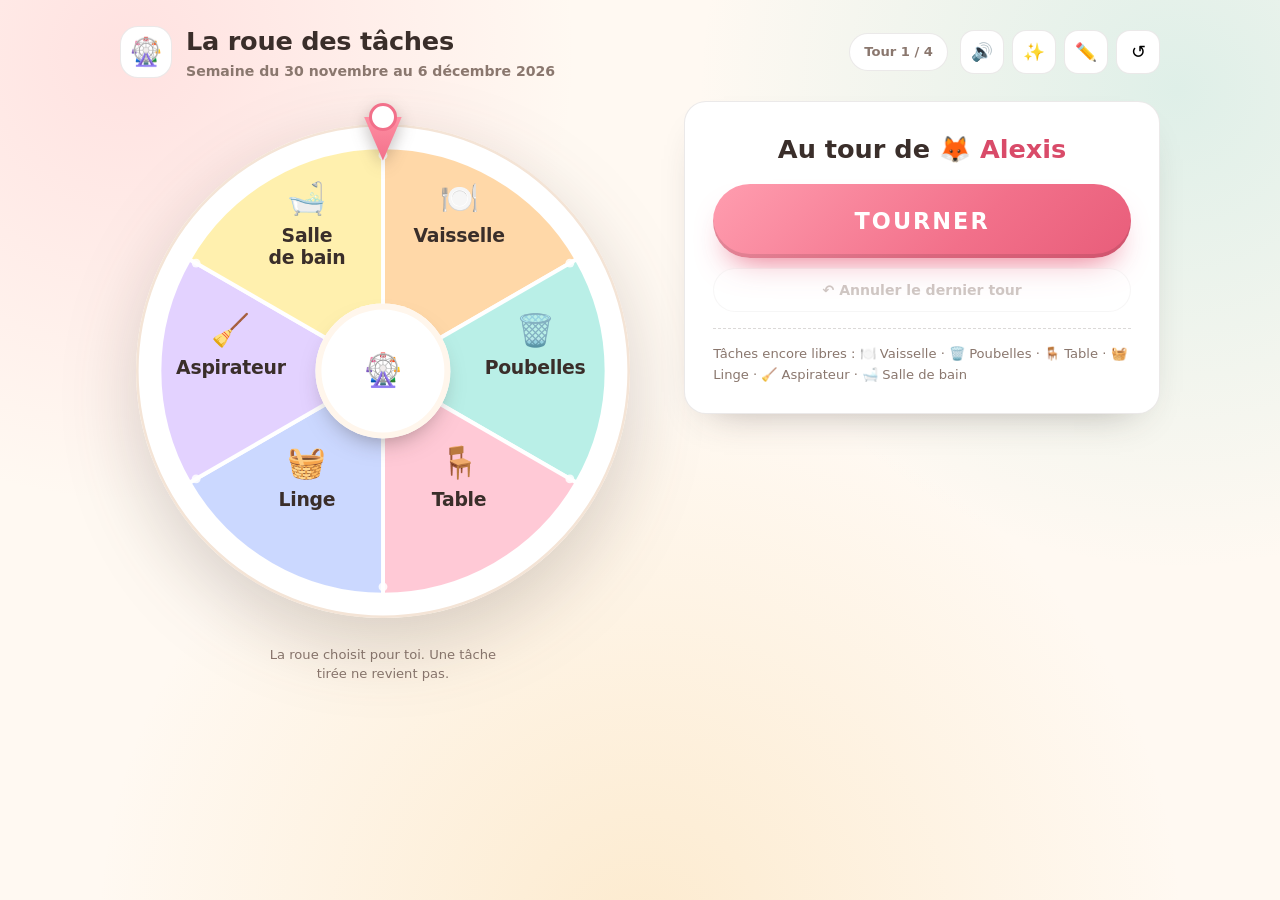
<file: roue-taches/index.html>
<!DOCTYPE html>
<html lang="fr">

<head>
  <meta charset="UTF-8">
  <meta name="viewport" content="width=device-width, initial-scale=1.0">
  <meta name="theme-color" content="#FFF9F2">
  <meta name="description" content="La roue des tâches de la famille : chacun tourne la roue, la roue choisit sa tâche de la semaine.">
  <title>Roue des tâches — la roue de la semaine</title>
  <link rel="stylesheet" href="css/theme.css">
  <link rel="stylesheet" href="css/roue.css">
</head>

<body>
  <a class="lien-evitement" href="#pupitre">Aller au bouton Tourner</a>

  <!-- EN-TÊTE -->
  <header class="entete">
    <div class="entete-marque">
      <span class="entete-logo" aria-hidden="true">🎡</span>
      <div>
        <h1>La roue des tâches</h1>
        <p id="entete-semaine" class="entete-semaine">Semaine du …</p>
      </div>
    </div>

    <div class="entete-outils">
      <p id="badge-tour" class="badge-tour">Tour 1 / 4</p>
      <button id="btn-son" class="bouton-icone" type="button" aria-pressed="true"
        title="Couper le son">
        <span id="icone-son" aria-hidden="true">🔊</span>
        <span class="sr-only">Son</span>
      </button>
      <button id="btn-confettis" class="bouton-icone" type="button" aria-pressed="true"
        title="Couper les confettis">
        <span id="icone-confettis" aria-hidden="true">✨</span>
        <span class="sr-only">Confettis</span>
      </button>
      <button id="btn-editer" class="bouton-icone" type="button" title="Modifier les tâches">
        <span aria-hidden="true">✏️</span>
        <span class="sr-only">Modifier les tâches</span>
      </button>
      <button id="btn-recommencer" class="bouton-icone" type="button" title="Recommencer la semaine">
        <span aria-hidden="true">↺</span>
        <span class="sr-only">Recommencer la semaine</span>
      </button>
    </div>
  </header>

  <!-- PLATEAU -->
  <main class="plateau">
    <section class="zone-roue" aria-labelledby="titre-roue">
      <h2 id="titre-roue" class="sr-only">La roue des tâches</h2>

      <div class="roue-cadre">
        <div id="aiguille" class="aiguille" aria-hidden="true"></div>
        <svg id="roue" class="roue" viewBox="0 0 400 400" role="img" aria-labelledby="roue-label">
          <title id="roue-label">Roue des tâches</title>
          <g id="roue-groupe"></g>
        </svg>
        <div class="moyeu" aria-hidden="true">🎡</div>
      </div>

      <p class="indice">La roue choisit pour toi. Une tâche tirée ne revient pas.</p>
    </section>

    <section id="pupitre" class="pupitre" aria-labelledby="titre-pupitre">
      <h2 id="titre-pupitre" class="sr-only">Le pupitre de la roue</h2>

      <p id="annonce" class="annonce" aria-live="polite">Prêt à tourner ?</p>

      <button id="btn-tourner" class="bouton-principal" type="button">TOURNER</button>
      <button id="btn-annuler" class="bouton-secondaire" type="button" disabled>
        ↶ Annuler le dernier tour
      </button>

      <ol id="liste-tours" class="liste-tours" aria-label="Attributions de la semaine"></ol>

      <p id="restantes" class="restantes"></p>
    </section>
  </main>

  <!-- MESSAGE FLOTTANT -->
  <div id="toast" class="toast" role="status" aria-live="polite"></div>

  <!-- BILAN DE LA SEMAINE -->
  <div id="bilan" class="voile" hidden>
    <div class="bilan" role="dialog" aria-modal="true" aria-labelledby="bilan-titre">
      <p class="bilan-emoji" aria-hidden="true">🎉</p>
      <h2 id="bilan-titre">La semaine est répartie !</h2>
      <p id="bilan-sous-titre" class="bilan-sous-titre"></p>

      <div id="bilan-grille" class="bilan-grille"></div>

      <div id="bilan-non-attribuees" class="bilan-non-attribuees"></div>

      <div class="bilan-actions">
        <button id="btn-bilan-fermer" class="bouton-secondaire" type="button">Voir la roue</button>
        <button id="btn-bilan-nouvelle" class="bouton-principal" type="button">Nouvelle semaine</button>
      </div>
    </div>
  </div>

  <canvas id="confettis" class="confettis" aria-hidden="true"></canvas>

  <!-- ÉDITEUR DE TÂCHES -->
  <div id="editeur" class="voile" hidden>
    <div class="editeur" role="dialog" aria-modal="true" aria-labelledby="editeur-titre"
      aria-describedby="editeur-aide">
      <h2 id="editeur-titre">Les tâches de la roue</h2>
      <p id="editeur-aide" class="editeur-aide">
        Entre 5 et 8 tâches. Une tâche ne peut être prise que par une personne.
      </p>

      <ul id="editeur-liste" class="editeur-liste"></ul>

      <button id="btn-ajouter-tache" class="bouton-secondaire" type="button">
        + Ajouter une tâche
      </button>

      <p id="editeur-message" class="editeur-message" role="status"></p>

      <div class="editeur-actions">
        <button id="btn-editeur-annuler" class="bouton-secondaire" type="button">Annuler</button>
        <button id="btn-editeur-enregistrer" class="bouton-principal" type="button">Enregistrer</button>
      </div>
    </div>
  </div>

  <noscript>
    <p class="sans-js">Cette roue a besoin de JavaScript pour tourner. Active-le dans ton navigateur.</p>
  </noscript>

  <script src="js/donnees.js"></script>
  <script src="js/tirage.js"></script>
  <script src="js/etat.js"></script>
  <script src="js/roue.js"></script>
  <script src="js/effets.js"></script>
  <script src="js/ui.js"></script>
  <script src="js/main.js"></script>
</body>

</html>
</file>
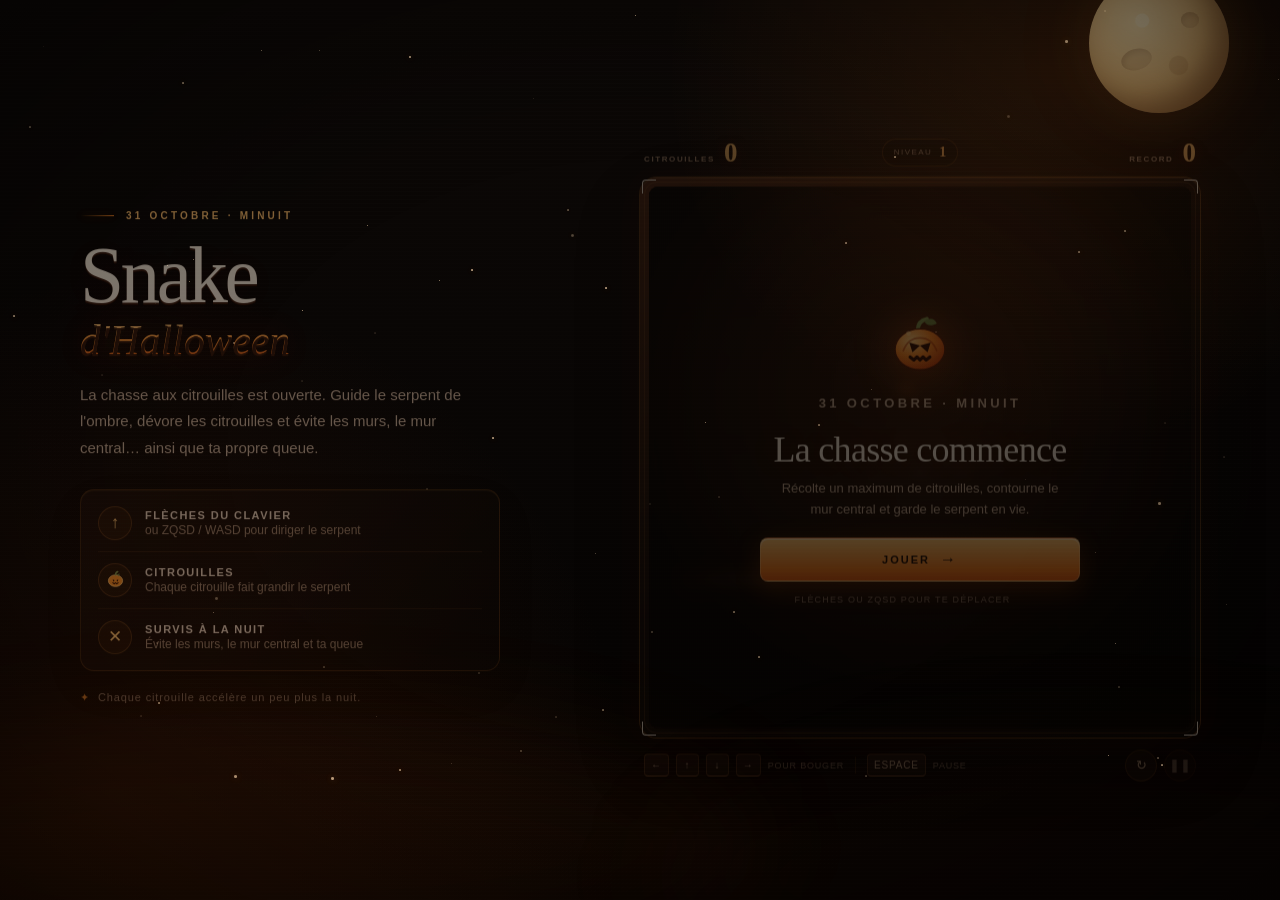
<file: halloween-snake.html>
<!DOCTYPE html>
<html lang="fr">
<head>
  <meta charset="UTF-8">
  <meta name="viewport" content="width=device-width, initial-scale=1.0">
  <title>Snake d'Halloween — redirection</title>
  <link rel="canonical" href="./">
  <meta http-equiv="refresh" content="0; url=./">
  <style>
    body {
      margin: 0;
      min-height: 100vh;
      display: grid;
      place-items: center;
      color: #f5e8d7;
      background: #080504;
      font-family: "Trebuchet MS", Verdana, sans-serif;
      text-align: center;
      padding: 24px;
    }
    a { color: #ffb25e; }
  </style>
</head>
<body>
  <p>Le Snake d'Halloween est maintenant la page d'accueil du site.<br>
  <a href="./">Clique ici si la redirection ne démarre pas.</a></p>
</body>
</html>
</file>
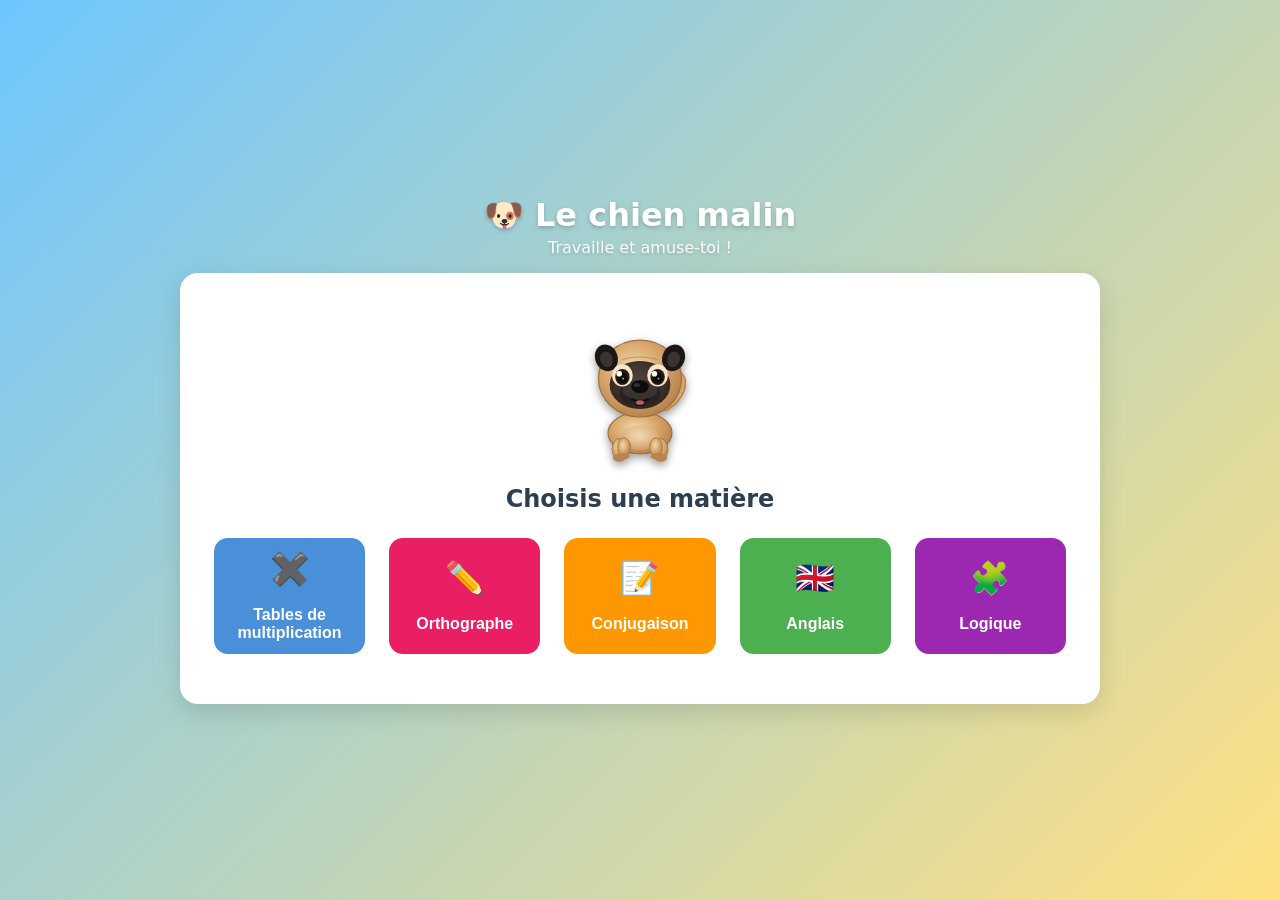
<file: jeu-educatif.html>
<!DOCTYPE html>
<html lang="fr">
<head>
  <meta charset="UTF-8" />
  <meta name="viewport" content="width=device-width, initial-scale=1.0" />
  <title>Jeux éducatifs — Le chien malin</title>
  <link rel="stylesheet" href="css/base.css" />
  <link rel="stylesheet" href="css/game.css" />
  <link rel="stylesheet" href="css/mascot.css" />
</head>
<body>
  <div class="app">
    <header class="topbar">
      <h1 class="title">🐶 Le chien malin</h1>
      <p class="subtitle">Travaille et amuse-toi !</p>
    </header>

    <!-- ÉCRAN ACCUEIL -->
    <section id="screen-home" class="screen active">
      <div class="card center">
        <div id="mascot-home" class="mascot mascot-idle" aria-hidden="true"></div>
        <h2>Choisis une matière</h2>
        <div class="theme-grid" id="theme-grid"></div>
        <div id="mode-options" class="hidden">
          <h3 id="selected-theme-title"></h3>
          <div class="btn-group">
            <button class="btn btn-primary" data-action="start-training">Entraînement libre</button>
            <button class="btn btn-secondary" data-action="start-challenge">Défi (niveaux)</button>
          </div>
          <div id="training-options" class="hidden"></div>
        </div>
      </div>
    </section>

    <!-- ÉCRAN JEU -->
    <section id="screen-game" class="screen">
      <div class="game-header">
        <button class="btn-home" data-action="go-home" title="Retour à l'accueil">🏠</button>
        <div class="stat"><span class="label">Matière</span><span id="game-theme-title" class="value">—</span></div>
        <div class="stat"><span class="label">Score</span><span id="score" class="value">0</span></div>
        <div class="stat"><span class="label">Combo</span><span id="combo" class="value">0</span></div>
        <div class="stat"><span class="label">Vies</span><span id="lives" class="value">❤️❤️❤️</span></div>
        <div class="stat"><span class="label">Niveau</span><span id="level" class="value">1</span></div>
      </div>
      <div class="timer-bar"><div id="timer-fill" class="timer-fill"></div></div>

      <div class="game-body">
        <div class="question-card">
          <div id="question" class="question">? × ? = ?</div>
          <div id="answer-area" class="answer-area"></div>
          <div id="feedback" class="feedback"></div>
        </div>
        <div id="mascot-game" class="mascot mascot-idle" aria-hidden="true"></div>
      </div>
    </section>

    <!-- ÉCRAN RÉSULTAT -->
    <section id="screen-result" class="screen">
      <div class="card center">
        <div id="mascot-result" class="mascot mascot-idle" aria-hidden="true"></div>
        <h2 id="result-title">Partie terminée !</h2>
        <div class="stars" id="stars"></div>
        <p id="result-score" class="big">Score : 0</p>
        <p id="result-accuracy">Précision : 0%</p>
        <div id="session-stats" class="session-stats"></div>
        <div id="errors-list" class="errors-list"></div>
        <div class="btn-group">
          <button class="btn btn-primary" data-action="replay">Rejouer</button>
          <button class="btn btn-secondary" data-action="go-home">Menu</button>
        </div>
      </div>
    </section>
  </div>

  <script src="js/mascot.js"></script>
  <script src="js/questions.js"></script>
  <script src="js/core/engine.js"></script>
  <script src="js/core/ui.js"></script>
  <script src="js/themes/multiplication/index.js"></script>
  <script src="js/themes/orthographe/index.js"></script>
  <script src="js/themes/conjugaison/index.js"></script>
  <script src="js/themes/anglais/index.js"></script>
  <script src="js/themes/logique/index.js"></script>
  <script src="js/app.js"></script>
</body>
</html>
</file>
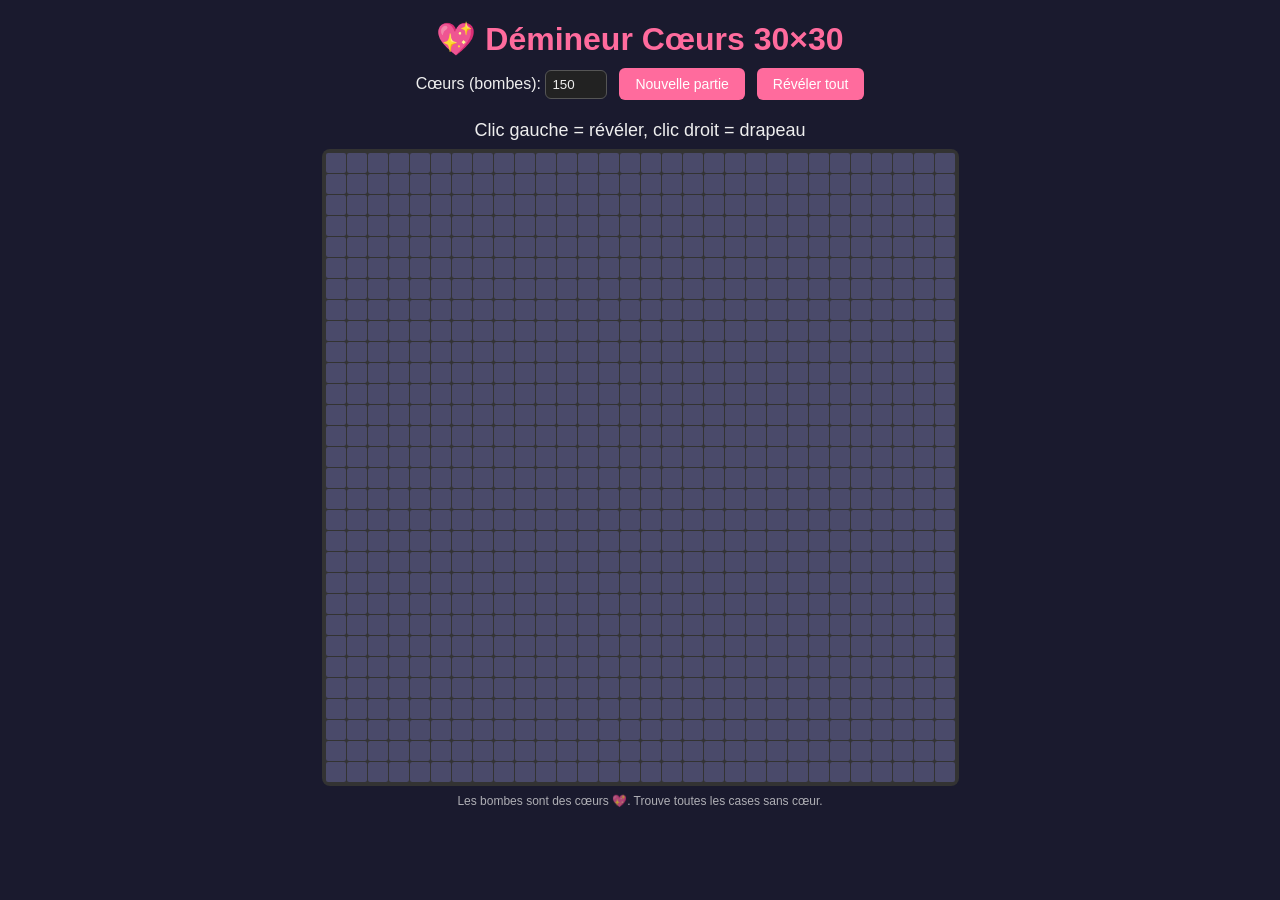
<file: minesweeper.html>
<!DOCTYPE html>
<html lang="fr">
<head>
<meta charset="UTF-8">
<title>Démineur Cœurs 30x30</title>
<style>
  * { box-sizing: border-box; }
  body { font-family: 'Segoe UI', sans-serif; background: #1a1a2e; color: #eee; margin: 0; padding: 20px; display: flex; flex-direction: column; align-items: center; }
  h1 { margin: 0 0 10px; color: #ff6b9d; }
  .controls { display: flex; gap: 12px; align-items: center; margin-bottom: 12px; flex-wrap: wrap; justify-content: center; }
  button { background: #ff6b9d; color: white; border: none; padding: 8px 16px; border-radius: 6px; cursor: pointer; font-size: 14px; }
  button:hover { background: #ff4d8d; }
  select, input { padding: 6px; border-radius: 6px; border: 1px solid #555; background: #222; color: #eee; }
  .status { font-size: 18px; margin: 8px 0; }
  #board { display: grid; grid-template-columns: repeat(30, 20px); gap: 1px; background: #333; padding: 4px; border-radius: 8px; }
  .cell { width: 20px; height: 20px; background: #4a4a6a; border-radius: 2px; display: flex; align-items: center; justify-content: center; font-size: 12px; font-weight: bold; cursor: pointer; user-select: none; }
  .cell.revealed { background: #2a2a4a; }
  .cell.flagged { background: #6a4a6a; }
  .cell.heart { background: #ff4d6d; color: white; }
  .n1 { color: #6bf; }
  .n2 { color: #6f6; }
  .n3 { color: #f66; }
  .n4 { color: #66f; }
  .n5 { color: #f6f; }
  .n6 { color: #6ff; }
  .n7 { color: #fff; }
  .n8 { color: #aaa; }
  .info { font-size: 12px; opacity: 0.7; margin-top: 8px; }
</style>
</head>
<body>
  <h1>💖 Démineur Cœurs 30×30</h1>
  <div class="controls">
    <label>Cœurs (bombes): <input type="number" id="mines" value="150" min="1" max="899"></label>
    <button id="newGame">Nouvelle partie</button>
    <button id="revealAll">Révéler tout</button>
  </div>
  <div class="status" id="status">Clic gauche = révéler, clic droit = drapeau</div>
  <div id="board"></div>
  <div class="info">Les bombes sont des cœurs 💖. Trouve toutes les cases sans cœur.</div>

<script>
const SIZE = 30;
let board = [];
let revealed = [];
let flagged = [];
let gameOver = false;
let won = false;
let minesCount = 150;
let revealedCount = 0;
let firstClick = true;

function idx(r,c){ return r*SIZE+c; }
function inBounds(r,c){ return r>=0 && r<SIZE && c>=0 && c<SIZE; }

function init() {
  minesCount = Math.min(Math.max(parseInt(document.getElementById('mines').value)||150,1), SIZE*SIZE-1);
  board = Array(SIZE*SIZE).fill(0);
  revealed = Array(SIZE*SIZE).fill(false);
  flagged = Array(SIZE*SIZE).fill(false);
  gameOver = false; won = false; revealedCount = 0; firstClick = true;
  render();
  document.getElementById('status').textContent = 'Clic gauche = révéler, clic droit = drapeau';
}

function placeMines(safeR, safeC) {
  // safe zone 3x3 around first click
  const safe = new Set();
  for(let dr=-1; dr<=1; dr++) for(let dc=-1; dc<=1; dc++){
    const r=safeR+dr, c=safeC+dc;
    if(inBounds(r,c)) safe.add(idx(r,c));
  }
  let placed = 0;
  while(placed < minesCount) {
    const i = Math.floor(Math.random()*SIZE*SIZE);
    if(safe.has(i)) continue;
    if(board[i] === -1) continue;
    board[i] = -1; // heart
    placed++;
  }
  // compute numbers
  for(let r=0;r<SIZE;r++) for(let c=0;c<SIZE;c++){
    if(board[idx(r,c)]===-1) continue;
    let n=0;
    for(let dr=-1;dr<=1;dr++) for(let dc=-1;dc<=1;dc++){
      if(dr===0&&dc===0) continue;
      const nr=r+dr, nc=c+dc;
      if(inBounds(nr,nc) && board[idx(nr,nc)]===-1) n++;
    }
    board[idx(r,c)] = n;
  }
}

function reveal(r,c) {
  if(gameOver || won) return;
  if(!inBounds(r,c)) return;
  const i=idx(r,c);
  if(revealed[i] || flagged[i]) return;
  if(firstClick) { placeMines(r,c); firstClick=false; }
  if(board[i]===-1) {
    // hit heart
    revealed[i]=true;
    gameOver=true;
    render();
    document.getElementById('status').textContent = '💥 Touché un cœur ! Partie perdue.';
    return;
  }
  // flood fill
  const stack=[[r,c]];
  while(stack.length){
    const [cr,cc]=stack.pop();
    const ci=idx(cr,cc);
    if(revealed[ci]) continue;
    revealed[ci]=true;
    revealedCount++;
    if(board[ci]===0){
      for(let dr=-1;dr<=1;dr++) for(let dc=-1;dc<=1;dc++){
        if(dr===0&&dc===0) continue;
        const nr=cr+dr, nc=cc+dc;
        if(inBounds(nr,nc)){
          const ni=idx(nr,nc);
          if(!revealed[ni] && !flagged[ni] && board[ni]!==-1) stack.push([nr,nc]);
        }
      }
    }
  }
  checkWin();
  render();
}

function toggleFlag(r,c) {
  if(gameOver || won) return;
  if(!inBounds(r,c)) return;
  const i=idx(r,c);
  if(revealed[i]) return;
  flagged[i]=!flagged[i];
  render();
}

function checkWin() {
  const total = SIZE*SIZE;
  const hearts = minesCount;
  if(revealedCount === total - hearts) {
    won=true;
    document.getElementById('status').textContent = '🎉 Gagné ! Tous les cœurs évités.';
  }
}

function render() {
  const boardEl = document.getElementById('board');
  boardEl.innerHTML = '';
  for(let r=0;r<SIZE;r++) for(let c=0;c<SIZE;c++){
    const i=idx(r,c);
    const cell=document.createElement('div');
    cell.className='cell';
    if(revealed[i]) {
      cell.classList.add('revealed');
      if(board[i]===-1) { cell.classList.add('heart'); cell.textContent='💖'; }
      else if(board[i]>0) { cell.textContent=board[i]; cell.classList.add('n'+board[i]); }
    } else if(flagged[i]) {
      cell.classList.add('flagged');
      cell.textContent='🚩';
    }
    if(gameOver && board[i]===-1 && !revealed[i]) {
      cell.classList.add('heart'); cell.textContent='💖';
    }
    cell.addEventListener('click', ()=>reveal(r,c));
    cell.addEventListener('contextmenu', (e)=>{ e.preventDefault(); toggleFlag(r,c); });
    boardEl.appendChild(cell);
  }
}

document.getElementById('newGame').addEventListener('click', init);
document.getElementById('revealAll').addEventListener('click', ()=>{
  for(let i=0;i<SIZE*SIZE;i++) revealed[i]=true;
  gameOver=true;
  render();
});
init();
</script>
</body>
</html>
</file>
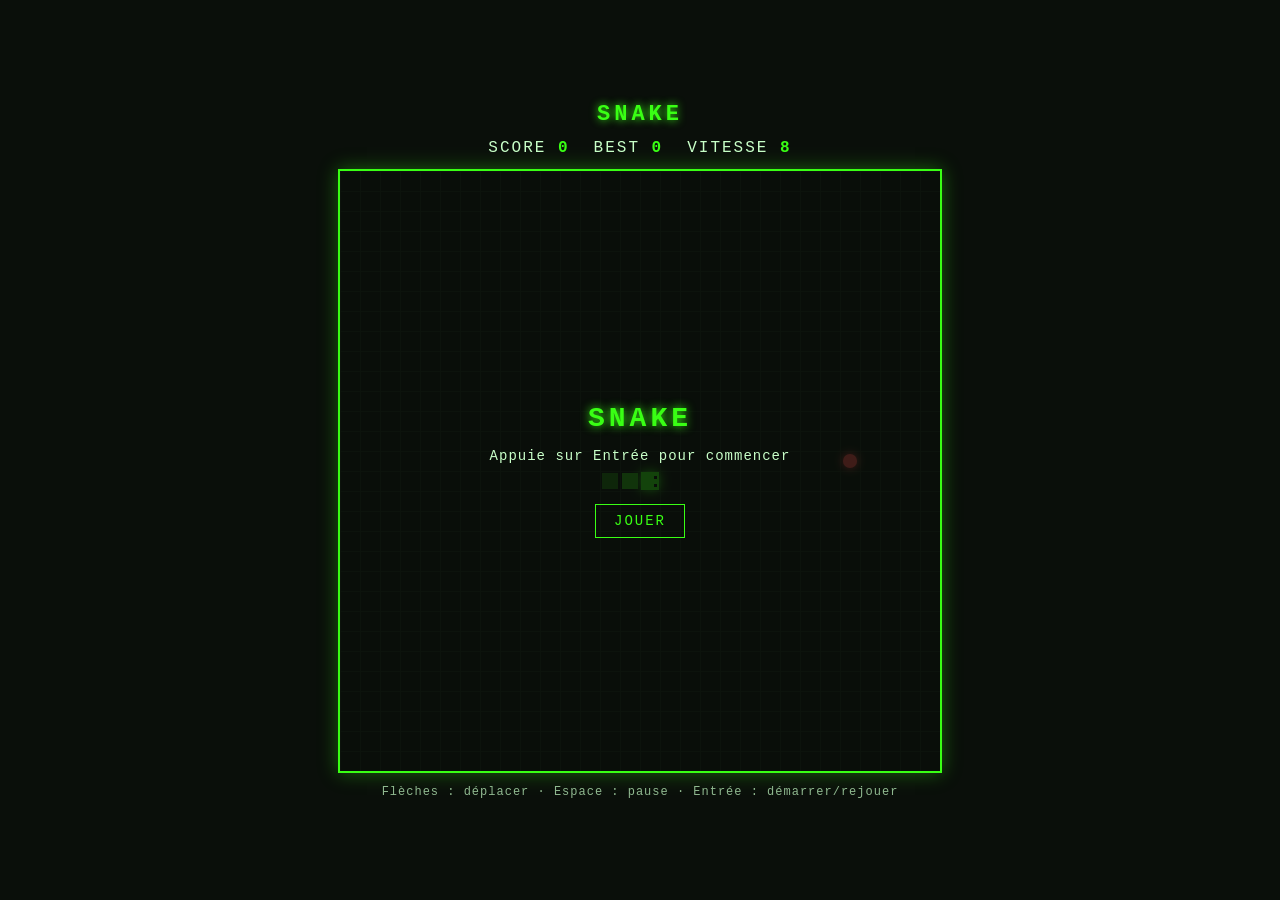
<file: snake.html>
<!DOCTYPE html>
<html lang="fr">
<head>
<meta charset="UTF-8">
<meta name="viewport" content="width=device-width, initial-scale=1.0">
<title>Snake — Rétro</title>
<style>
  :root {
    --bg: #0a0f0a;
    --panel: #0f1a0f;
    --grid: #162416;
    --snake: #39ff14;
    --snake-head: #7cff5c;
    --snake-tail: #1f7a0f;
    --food: #ff4d4d;
    --text: #c8ffc8;
    --accent: #39ff14;
    --danger: #ff4d4d;
  }
  * { box-sizing: border-box; }
  html, body {
    margin: 0; padding: 0; height: 100%;
    background: var(--bg); color: var(--text);
    font-family: 'Courier New', Courier, monospace;
    overflow: hidden;
  }
  body {
    display: flex; flex-direction: column; align-items: center;
    justify-content: center; gap: 12px; padding: 12px;
  }
  h1 {
    margin: 0; font-size: 22px; letter-spacing: 4px;
    color: var(--accent); text-shadow: 0 0 8px var(--accent);
  }
  .hud {
    display: flex; gap: 24px; font-size: 16px; letter-spacing: 2px;
  }
  .hud span { color: var(--text); }
  .hud b { color: var(--accent); }
  .board-wrap {
    position: relative;
    border: 2px solid var(--accent);
    box-shadow: 0 0 18px rgba(57,255,20,0.35), inset 0 0 12px rgba(57,255,20,0.15);
    background: var(--panel);
  }
  canvas {
    display: block; image-rendering: pixelated;
    outline: none;
  }
  .overlay {
    position: absolute; inset: 0;
    display: flex; flex-direction: column; align-items: center; justify-content: center;
    gap: 10px; text-align: center; padding: 16px;
    background: rgba(10,15,10,0.78);
    color: var(--text);
  }
  .overlay.hidden { display: none; }
  .overlay h2 {
    margin: 0; font-size: 28px; letter-spacing: 4px;
    color: var(--accent); text-shadow: 0 0 10px var(--accent);
  }
  .overlay p { margin: 4px 0; font-size: 14px; letter-spacing: 1px; }
  .overlay .scoreline { font-size: 16px; }
  .overlay .scoreline b { color: var(--accent); }
  .btn {
    margin-top: 8px; padding: 8px 18px;
    background: transparent; color: var(--accent);
    border: 1px solid var(--accent); font-family: inherit; font-size: 14px;
    letter-spacing: 2px; cursor: pointer;
    text-transform: uppercase;
  }
  .btn:hover { background: var(--accent); color: var(--bg); }
  .controls {
    display: flex; gap: 10px; align-items: center; flex-wrap: wrap; justify-content: center;
  }
  .toggle {
    padding: 6px 12px; font-size: 12px; letter-spacing: 1px;
    background: transparent; color: var(--text); border: 1px solid #2a4a2a;
    font-family: inherit; cursor: pointer;
  }
  .toggle:hover { border-color: var(--accent); color: var(--accent); }
  .hint { font-size: 12px; opacity: 0.7; letter-spacing: 1px; }
  @media (max-width: 640px) {
    h1 { font-size: 18px; }
    .hud { font-size: 13px; gap: 14px; }
  }
</style>
</head>
<body>
  <h1>SNAKE</h1>
  <div class="hud">
    <span>SCORE <b id="score">0</b></span>
    <span>BEST <b id="best">0</b></span>
    <span>VITESSE <b id="speed">8</b></span>
  </div>
  <div class="board-wrap">
    <canvas id="board" tabindex="0" aria-label="Zone de jeu Snake" width="600" height="600"></canvas>
    <div class="overlay" id="overlay">
      <h2 id="overlayTitle">SNAKE</h2>
      <p id="overlayMsg">Appuie sur Entrée pour commencer</p>
      <p class="scoreline" id="overlayScore"></p>
      <button class="btn" id="startBtn">Jouer</button>
    </div>
  </div>
  <div class="controls">
    <span class="hint">Flèches : déplacer · Espace : pause · Entrée : démarrer/rejouer</span>
  </div>

<script>
(() => {
  'use strict';

  const GRID = 30;
  const START_SPEED = 8;     // cellules / seconde
  const MAX_SPEED = 18;
  const ACCEL_EVERY = 50;    // points par palier
  const ACCEL_AMOUNT = 1;    // cellules/s par palier
  const BEST_KEY = 'snake_best';

  const canvas = document.getElementById('board');
  const ctx = canvas.getContext('2d');
  const scoreEl = document.getElementById('score');
  const bestEl = document.getElementById('best');
  const speedEl = document.getElementById('speed');
  const overlay = document.getElementById('overlay');
  const overlayTitle = document.getElementById('overlayTitle');
  const overlayMsg = document.getElementById('overlayMsg');
  const overlayScore = document.getElementById('overlayScore');
  const startBtn = document.getElementById('startBtn');
  let cell = 20;
  let dpr = window.devicePixelRatio || 1;

  function resize() {
    const max = Math.min(620, window.innerWidth - 24, window.innerHeight - 220);
    const size = Math.max(180, max);
    cell = Math.floor(size / GRID);
    const px = cell * GRID;
    canvas.style.width = px + 'px';
    canvas.style.height = px + 'px';
    canvas.width = px * dpr;
    canvas.height = px * dpr;
    ctx.setTransform(dpr, 0, 0, dpr, 0, 0);
  }
  window.addEventListener('resize', resize);
  resize();

  // ---------- État du jeu ----------
  let snake = [];
  let dir = { x: 1, y: 0 };
  let nextDir = { x: 1, y: 0 };
  let food = { x: 0, y: 0 };
  let score = 0;
  let best = Number(localStorage.getItem(BEST_KEY)) || 0;
  let speed = START_SPEED;
  let status = 'idle'; // idle | running | paused | over
  let accumulator = 0;
  let lastTime = 0;
  let foodPulse = 0;

  bestEl.textContent = best;

  function reset() {
    const cx = Math.floor(GRID / 2);
    const cy = Math.floor(GRID / 2);
    snake = [{ x: cx, y: cy }, { x: cx - 1, y: cy }, { x: cx - 2, y: cy }];
    dir = { x: 1, y: 0 };
    nextDir = { x: 1, y: 0 };
    score = 0;
    speed = START_SPEED;
    accumulator = 0;
    placeFood();
    scoreEl.textContent = score;
    speedEl.textContent = speed;
  }

  function placeFood() {
    const occupied = new Set(snake.map(s => s.x + ',' + s.y));
    let x, y, key;
    do {
      x = Math.floor(Math.random() * GRID);
      y = Math.floor(Math.random() * GRID);
      key = x + ',' + y;
    } while (occupied.has(key));
    food = { x, y };
  }

  function setDir(nx, ny) {
    // empêche le demi-tour immédiat
    if (nx === -dir.x && ny === -dir.y) return;
    // évite d'écraser une entrée déjà en file
    if (nextDir.x !== dir.x || nextDir.y !== dir.y) {
      // déjà une entrée en attente : on l'ignore pour garder le comportement simple
    }
    nextDir = { x: nx, y: ny };
  }

  function tick() {
    dir = { ...nextDir };
    const head = { x: snake[0].x + dir.x, y: snake[0].y + dir.y };

    // collision murs
    if (head.x < 0 || head.x >= GRID || head.y < 0 || head.y >= GRID) {
      gameOver(); return;
    }
    // collision soi
    if (snake.some(s => s.x === head.x && s.y === head.y)) {
      gameOver(); return;
    }

    snake.unshift(head);

    if (head.x === food.x && head.y === food.y) {
      score += 10;
      scoreEl.textContent = score;
      placeFood();
      // accélération
      const newSpeed = Math.min(MAX_SPEED, START_SPEED + Math.floor(score / ACCEL_EVERY) * ACCEL_AMOUNT);
      if (newSpeed !== speed) {
        speed = newSpeed;
        speedEl.textContent = speed;
      }
      if (score > best) {
        best = score;
        bestEl.textContent = best;
        localStorage.setItem(BEST_KEY, String(best));
      }
    } else {
      snake.pop();
    }
  }

  function gameOver() {
    status = 'over';
    if (score > best) {
      best = score;
      bestEl.textContent = best;
      localStorage.setItem(BEST_KEY, String(best));
    }
    showOverlay('GAME OVER', 'Appuie sur Entrée pour rejouer', true);
  }

  function showOverlay(title, msg, showScore) {
    overlayTitle.textContent = title;
    overlayMsg.textContent = msg;
    if (showScore) {
      overlayScore.innerHTML = 'Score : <b>' + score + '</b>  ·  Meilleur : <b>' + best + '</b>';
    } else {
      overlayScore.textContent = '';
    }
    overlay.classList.remove('hidden');
  }
  function hideOverlay() { overlay.classList.add('hidden'); }

  function start() {
    reset();
    status = 'running';
    hideOverlay();
    lastTime = performance.now();
    accumulator = 0;
  }

  function pauseToggle() {
    if (status === 'running') {
      status = 'paused';
      showOverlay('PAUSE', 'Appuie sur Espace pour reprendre', false);
    } else if (status === 'paused') {
      status = 'running';
      hideOverlay();
      lastTime = performance.now();
      accumulator = 0;
    }
  }

  // ---------- Rendu ----------
  function draw() {
    const px = cell * GRID;
    ctx.clearRect(0, 0, px, px);

    // fond
    ctx.fillStyle = '#0a0f0a';
    ctx.fillRect(0, 0, px, px);

    // grille
    ctx.strokeStyle = '#162416';
    ctx.lineWidth = 1;
    ctx.beginPath();
    for (let i = 0; i <= GRID; i++) {
      const v = i * cell + 0.5;
      ctx.moveTo(v, 0); ctx.lineTo(v, px);
      ctx.moveTo(0, v); ctx.lineTo(px, v);
    }
    ctx.stroke();

    // nourriture (pulsation)
    foodPulse += 0.08;
    const pulse = 0.85 + 0.15 * Math.sin(foodPulse);
    const fr = (cell / 2) * pulse;
    const fx = food.x * cell + cell / 2;
    const fy = food.y * cell + cell / 2;
    ctx.fillStyle = '#ff4d4d';
    ctx.shadowColor = '#ff4d4d';
    ctx.shadowBlur = 10;
    ctx.beginPath();
    ctx.arc(fx, fy, fr, 0, Math.PI * 2);
    ctx.fill();
    ctx.shadowBlur = 0;

    // serpent
    snake.forEach((seg, i) => {
      const t = i / Math.max(1, snake.length - 1);
      // dégradé tête -> queue
      const r = Math.round(57 + (31 - 57) * t);
      const g = Math.round(255 + (122 - 255) * t);
      const b = Math.round(20 + (15 - 20) * t);
      ctx.fillStyle = 'rgb(' + r + ',' + g + ',' + b + ')';
      if (i === 0) {
        ctx.shadowColor = '#39ff14';
        ctx.shadowBlur = 12;
      }
      const pad = i === 0 ? 1 : 2;
      ctx.fillRect(seg.x * cell + pad, seg.y * cell + pad, cell - pad * 2, cell - pad * 2);
      ctx.shadowBlur = 0;
    });

    // yeux sur la tête
    if (snake.length) {
      const h = snake[0];
      ctx.fillStyle = '#0a0f0a';
      const ex = h.x * cell, ey = h.y * cell;
      let e1, e2;
      if (dir.x === 1) { e1 = [ex + cell - 6, ey + 5]; e2 = [ex + cell - 6, ey + cell - 7]; }
      else if (dir.x === -1) { e1 = [ex + 4, ey + 5]; e2 = [ex + 4, ey + cell - 7]; }
      else if (dir.y === -1) { e1 = [ex + 5, ey + 4]; e2 = [ex + cell - 7, ey + 4]; }
      else { e1 = [ex + 5, ey + cell - 6]; e2 = [ex + cell - 7, ey + cell - 6]; }
      ctx.fillRect(e1[0], e1[1], 3, 3);
      ctx.fillRect(e2[0], e2[1], 3, 3);
    }
  }

  // ---------- Boucle ----------
  function loop(now) {
    const dt = (now - lastTime) / 1000;
    lastTime = now;

    if (status === 'running') {
      accumulator += dt;
      const step = 1 / speed;
      let steps = 0;
      while (accumulator >= step && steps < 4) {
        accumulator -= step;
        tick();
        steps++;
        if (status !== 'running') break;
      }
      if (accumulator > step) accumulator = step; // évite l'accumulation
    }

    draw();
    requestAnimationFrame(loop);
  }
  requestAnimationFrame((t) => { lastTime = t; requestAnimationFrame(loop); });

  // ---------- Entrées ----------
  function handleKey(e) {
    const k = e.key;
    if (k === 'ArrowUp') { e.preventDefault(); setDir(0, -1); }
    else if (k === 'ArrowDown') { e.preventDefault(); setDir(0, 1); }
    else if (k === 'ArrowLeft') { e.preventDefault(); setDir(-1, 0); }
    else if (k === 'ArrowRight') { e.preventDefault(); setDir(1, 0); }
    else if (k === ' ' || k === 'p' || k === 'P') { e.preventDefault(); if (status === 'running' || status === 'paused') pauseToggle(); }
    else if (k === 'Enter') {
      e.preventDefault();
      if (status === 'idle' || status === 'over') start();
      else if (status === 'paused') pauseToggle();
    }
    else if (k === 'Escape') { e.preventDefault(); if (status === 'running' || status === 'paused') pauseToggle(); }
  }
  window.addEventListener('keydown', handleKey);
  canvas.addEventListener('focus', () => {});
  canvas.focus();

  startBtn.addEventListener('click', () => { start(); });

  // état initial
  reset();
  status = 'idle';
  showOverlay('SNAKE', 'Appuie sur Entrée pour commencer', false);
})();
</script>
</body>
</html>
</file>
<file: roue-taches/css/theme.css>
/* ==========================================================================
   Roue des tâches — thème clair et familial
   Variables, remise à zéro, typographie, boutons
   ========================================================================== */

:root {
  /* Fonds */
  --fond: #FFF9F2;
  --carte: #FFFFFF;
  --carte-douce: #FFF6EC;

  /* Encre */
  --encre: #3A2E2A;
  --encre-douce: #8A776E;
  --encre-pale: #B3A49B;

  /* Traits et ombres */
  --trait: rgba(58, 46, 42, 0.10);
  --trait-fort: rgba(58, 46, 42, 0.18);
  --ombre-douce: 0 18px 40px -26px rgba(58, 46, 42, 0.45);
  --ombre-forte: 0 30px 60px -28px rgba(58, 46, 42, 0.55);

  /* Couleurs de la famille */
  --corail: #FF8FA3;
  --corail-fonce: #F2708A;
  --violet: #A78BFA;
  --turquoise: #5EC8C0;
  --miel: #F5C26B;
  --vert: #7BC47F;

  /* Formes */
  --rayon: 22px;
  --rayon-petit: 14px;

  /* Polices */
  --police: system-ui, -apple-system, "Segoe UI", Roboto, "Helvetica Neue", Arial, sans-serif;
  --police-titre: "Trebuchet MS", system-ui, -apple-system, "Segoe UI", sans-serif;
}

* {
  box-sizing: border-box;
}

html,
body {
  min-height: 100%;
}

body {
  margin: 0;
  color: var(--encre);
  font-family: var(--police);
  line-height: 1.5;
  background:
    radial-gradient(circle at 10% 6%, rgba(255, 143, 163, 0.22), transparent 28rem),
    radial-gradient(circle at 92% 10%, rgba(94, 200, 192, 0.20), transparent 30rem),
    radial-gradient(circle at 50% 104%, rgba(245, 194, 107, 0.26), transparent 34rem),
    var(--fond);
  background-attachment: fixed;
  -webkit-font-smoothing: antialiased;
}

h1,
h2 {
  font-family: var(--police-titre);
}

/* Accessibilité ---------------------------------------------------------- */

.sr-only {
  position: absolute;
  width: 1px;
  height: 1px;
  padding: 0;
  margin: -1px;
  overflow: hidden;
  clip: rect(0, 0, 0, 0);
  white-space: nowrap;
  border: 0;
}

.lien-evitement {
  position: absolute;
  left: 12px;
  top: -60px;
  z-index: 100;
  padding: 10px 16px;
  border-radius: 12px;
  background: var(--encre);
  color: #fff;
  font-weight: 700;
  text-decoration: none;
  transition: top 0.2s ease;
}

.lien-evitement:focus {
  top: 12px;
}

:focus-visible {
  outline: 3px solid var(--turquoise);
  outline-offset: 3px;
}

/* Boutons ---------------------------------------------------------------- */

.bouton-principal {
  display: block;
  width: 100%;
  min-height: 74px;
  padding: 0 20px;
  border: 0;
  border-radius: 999px;
  background: linear-gradient(135deg, #FF9DAF 0%, var(--corail-fonce) 62%, #E85D7A 100%);
  color: #fff;
  font-family: var(--police);
  font-size: clamp(1.1rem, 2.4vw, 1.4rem);
  font-weight: 800;
  letter-spacing: 0.09em;
  cursor: pointer;
  box-shadow:
    0 18px 32px -16px rgba(232, 93, 122, 0.9),
    inset 0 -4px 0 rgba(0, 0, 0, 0.10);
  transition: transform 0.15s ease, box-shadow 0.15s ease, filter 0.15s ease;
}

.bouton-principal:hover:not(:disabled) {
  transform: translateY(-2px);
  filter: saturate(1.06);
}

.bouton-principal:active:not(:disabled) {
  transform: translateY(1px) scale(0.995);
}

.bouton-principal:disabled {
  cursor: not-allowed;
  filter: grayscale(0.7);
  opacity: 0.5;
  box-shadow: none;
}

.bouton-secondaire {
  display: block;
  width: 100%;
  min-height: 44px;
  margin-top: 10px;
  padding: 0 16px;
  border: 1px solid var(--trait);
  border-radius: 999px;
  background: #fff;
  color: var(--encre-douce);
  font-family: var(--police);
  font-size: 0.88rem;
  font-weight: 700;
  cursor: pointer;
  transition: background 0.15s ease, color 0.15s ease, opacity 0.15s ease;
}

.bouton-secondaire:hover:not(:disabled) {
  background: var(--carte-douce);
  color: var(--encre);
}

.bouton-secondaire:disabled {
  opacity: 0.4;
  cursor: not-allowed;
}

/* Message flottant ------------------------------------------------------- */

.toast {
  position: fixed;
  left: 50%;
  bottom: 26px;
  z-index: 70;
  transform: translate(-50%, 24px);
  max-width: min(90vw, 420px);
  padding: 12px 20px;
  border-radius: 999px;
  background: var(--encre);
  color: #fff;
  font-size: 0.9rem;
  font-weight: 600;
  text-align: center;
  opacity: 0;
  pointer-events: none;
  transition: opacity 0.22s ease, transform 0.22s ease;
}

.toast.visible {
  opacity: 1;
  transform: translate(-50%, 0);
}

/* Sans JavaScript -------------------------------------------------------- */

.sans-js {
  max-width: 32rem;
  margin: 40px auto;
  padding: 20px;
  border-radius: var(--rayon-petit);
  background: #fff;
  text-align: center;
}
</file>
<file: roue-taches/css/roue.css>
/* ==========================================================================
   Roue des tâches — mise en page, roue, pupitre, bilan
   ========================================================================== */

/* En-tête ---------------------------------------------------------------- */

.entete {
  position: relative;
  z-index: 2;
  width: min(1080px, 100%);
  margin: 0 auto;
  padding: 22px 20px 8px;
  display: flex;
  align-items: center;
  justify-content: space-between;
  gap: 14px;
  flex-wrap: wrap;
}

.entete-marque {
  display: flex;
  align-items: center;
  gap: 14px;
}

.entete-logo {
  display: grid;
  place-items: center;
  width: 52px;
  height: 52px;
  font-size: 1.7rem;
  background: #fff;
  border: 1px solid var(--trait);
  border-radius: 18px;
  box-shadow: var(--ombre-douce);
}

.entete h1 {
  margin: 0;
  font-size: clamp(1.3rem, 2.6vw, 1.6rem);
  letter-spacing: -0.01em;
}

.entete-semaine {
  margin: 1px 0 0;
  color: var(--encre-douce);
  font-size: 0.88rem;
  font-weight: 600;
}

.entete-outils {
  display: flex;
  align-items: center;
  gap: 8px;
}

.badge-tour {
  margin: 0 4px 0 0;
  padding: 8px 14px;
  border: 1px solid var(--trait);
  border-radius: 999px;
  background: #fff;
  color: var(--encre-douce);
  font-size: 0.82rem;
  font-weight: 700;
  white-space: nowrap;
}

.bouton-icone {
  display: grid;
  place-items: center;
  width: 44px;
  height: 44px;
  padding: 0;
  font-size: 1.1rem;
  background: #fff;
  border: 1px solid var(--trait);
  border-radius: 14px;
  cursor: pointer;
  transition: transform 0.15s ease, background 0.15s ease, opacity 0.15s ease;
}

.bouton-icone:hover {
  transform: translateY(-2px);
  background: var(--carte-douce);
}

.bouton-icone[aria-pressed="false"] {
  opacity: 0.45;
}

/* Plateau ---------------------------------------------------------------- */

.plateau {
  position: relative;
  z-index: 1;
  width: min(1080px, 100%);
  margin: 0 auto;
  padding: 10px 20px 56px;
  display: grid;
  grid-template-columns: minmax(0, 1.05fr) minmax(300px, 0.95fr);
  gap: clamp(20px, 3vw, 40px);
  align-items: start;
}

/* La roue ---------------------------------------------------------------- */

.zone-roue {
  display: flex;
  flex-direction: column;
  align-items: center;
  gap: 14px;
}

.roue-cadre {
  position: relative;
  width: min(100%, 520px);
  margin-top: 10px;
  aspect-ratio: 1;
}

.roue {
  display: block;
  width: 100%;
  height: 100%;
  filter: drop-shadow(0 26px 36px rgba(58, 46, 42, 0.20));
}

.roue-rendu {
  animation: apparaitre 0.35s ease-out both;
}

/* Aiguille */

.aiguille {
  position: absolute;
  top: -8px;
  left: 50%;
  z-index: 3;
  width: 38px;
  height: 58px;
  transform: translateX(-50%);
  filter: drop-shadow(0 6px 8px rgba(58, 46, 42, 0.30));
}

.aiguille::before {
  content: "";
  position: absolute;
  inset: 14px 0 0;
  background: linear-gradient(180deg, var(--corail) 0%, var(--corail-fonce) 100%);
  clip-path: polygon(50% 100%, 0 0, 100% 0);
}

.aiguille::after {
  content: "";
  position: absolute;
  top: 0;
  left: 50%;
  width: 22px;
  height: 22px;
  border-radius: 50%;
  background: #fff;
  border: 3px solid var(--corail-fonce);
  transform: translateX(-50%);
}

.aiguille.vibre {
  animation: vibrer 0.12s ease-in-out 3;
}

/* Moyeu */

.moyeu {
  position: absolute;
  top: 50%;
  left: 50%;
  z-index: 2;
  display: grid;
  place-items: center;
  width: 26%;
  aspect-ratio: 1;
  font-size: clamp(1.3rem, 4vw, 2rem);
  background: #fff;
  border-radius: 50%;
  box-shadow:
    0 12px 24px -12px rgba(58, 46, 42, 0.5),
    inset 0 0 0 6px var(--carte-douce);
  transform: translate(-50%, -50%);
  pointer-events: none;
}

.indice {
  margin: 0;
  max-width: 30ch;
  color: var(--encre-douce);
  font-size: 0.82rem;
  text-align: center;
}

/* Pupitre ---------------------------------------------------------------- */

.pupitre {
  position: sticky;
  top: 18px;
  padding: clamp(18px, 2.4vw, 28px);
  background: var(--carte);
  border: 1px solid var(--trait);
  border-radius: var(--rayon);
  box-shadow: var(--ombre-douce);
}

.annonce {
  margin: 0 0 16px;
  font-size: clamp(1.25rem, 3vw, 1.6rem);
  font-weight: 800;
  text-align: center;
  text-wrap: balance;
}

.annonce .nom {
  font-weight: 800;
}

.annonce-resultat {
  font-size: clamp(1.15rem, 2.8vw, 1.45rem);
}

.liste-tours {
  display: flex;
  flex-direction: column;
  gap: 8px;
  margin: 18px 0 0;
  padding: 0;
  list-style: none;
}

.liste-tours:empty {
  margin-top: 0;
}

.tour {
  display: grid;
  grid-template-columns: 34px minmax(0, 1fr) 18px minmax(0, 1.15fr);
  align-items: center;
  gap: 8px;
  padding: 9px 12px;
  border-radius: var(--rayon-petit);
  background: #FFF6F1;
  background:
    linear-gradient(0deg, rgba(255, 255, 255, 0.86), rgba(255, 255, 255, 0.86)),
    var(--couleur-membre, var(--corail));
  border-left: 4px solid var(--couleur-membre, var(--corail));
  animation: glisser 0.35s ease-out both;
}

.tour-avatar {
  display: grid;
  place-items: center;
  width: 34px;
  height: 34px;
  font-size: 1.1rem;
  background: #fff;
  border-radius: 50%;
  box-shadow: 0 4px 10px -6px rgba(58, 46, 42, 0.6);
}

.tour-nom {
  font-size: 0.9rem;
  font-weight: 700;
  overflow: hidden;
  text-overflow: ellipsis;
  white-space: nowrap;
}

.tour-fleche {
  color: var(--encre-pale);
  font-weight: 700;
  text-align: center;
}

.tour-tache {
  font-size: 0.9rem;
  font-weight: 700;
  text-align: right;
  overflow: hidden;
  text-overflow: ellipsis;
  white-space: nowrap;
}

.restantes {
  margin: 16px 0 0;
  padding-top: 14px;
  border-top: 1px dashed var(--trait-fort);
  color: var(--encre-douce);
  font-size: 0.82rem;
  line-height: 1.6;
}

/* Bilan ------------------------------------------------------------------ */

.voile {
  position: fixed;
  inset: 0;
  z-index: 50;
  display: grid;
  place-items: center;
  overflow-y: auto;
  padding: 20px;
  background: rgba(58, 46, 42, 0.42);
  backdrop-filter: blur(5px);
  animation: fondu 0.2s ease-out both;
}

.voile[hidden] {
  display: none !important;
}

.bilan {
  width: min(680px, 100%);
  max-height: 90vh;
  margin: auto;
  overflow: auto;
  padding: clamp(20px, 3vw, 32px);
  background: var(--carte);
  border-radius: 28px;
  box-shadow: var(--ombre-forte);
  text-align: center;
  animation: surgir 0.35s cubic-bezier(0.2, 0.9, 0.3, 1.2) both;
}

.bilan-emoji {
  margin: 0;
  font-size: 2.4rem;
  line-height: 1;
}

.bilan h2 {
  margin: 6px 0 4px;
  font-size: clamp(1.35rem, 3vw, 1.75rem);
}

.bilan-sous-titre {
  margin: 0 0 18px;
  color: var(--encre-douce);
  font-size: 0.9rem;
}

.bilan-grille {
  display: grid;
  grid-template-columns: repeat(auto-fit, minmax(132px, 1fr));
  gap: 10px;
}

.bilan-membre {
  display: flex;
  flex-direction: column;
  align-items: center;
  gap: 4px;
  padding: 14px 10px;
  border-radius: 18px;
  background: #FFF6F1;
  background:
    linear-gradient(0deg, rgba(255, 255, 255, 0.84), rgba(255, 255, 255, 0.84)),
    var(--couleur-membre, var(--corail));
  border: 1px solid var(--trait);
}

.bilan-avatar {
  font-size: 1.7rem;
  line-height: 1;
}

.bilan-nom {
  font-size: 0.85rem;
  font-weight: 700;
}

.bilan-tache {
  font-size: 0.95rem;
  font-weight: 800;
}

.bilan-tache.vide {
  color: var(--encre-pale);
  font-weight: 600;
}

.bilan-non-attribuees {
  display: flex;
  flex-wrap: wrap;
  align-items: center;
  justify-content: center;
  gap: 8px;
  margin: 18px 0 0;
  color: var(--encre-douce);
  font-size: 0.85rem;
}

.bilan-non-attribuees:empty {
  display: none;
}

.puce {
  padding: 5px 12px;
  border-radius: 999px;
  background: var(--carte-douce);
  border: 1px solid var(--trait);
  color: var(--encre);
  font-weight: 700;
  font-size: 0.82rem;
}

.bilan-actions {
  display: grid;
  grid-template-columns: 1fr 1.2fr;
  gap: 10px;
  margin-top: 22px;
}

.bilan-actions .bouton-secondaire,
.bilan-actions .bouton-principal {
  margin: 0;
  min-height: 52px;
  font-size: 0.95rem;
}

.bilan-actions .bouton-principal {
  letter-spacing: 0.04em;
}

/* Confettis -------------------------------------------------------------- */

.confettis {
  position: fixed;
  inset: 0;
  z-index: 60;
  width: 100%;
  height: 100%;
  pointer-events: none;
}

/* Animations ------------------------------------------------------------- */

@keyframes apparaitre {
  from {
    opacity: 0;
    transform: scale(0.94);
  }
  to {
    opacity: 1;
    transform: scale(1);
  }
}

@keyframes fondu {
  from { opacity: 0; }
  to { opacity: 1; }
}

@keyframes surgir {
  from {
    opacity: 0;
    transform: translateY(18px) scale(0.96);
  }
  to {
    opacity: 1;
    transform: translateY(0) scale(1);
  }
}

@keyframes glisser {
  from {
    opacity: 0;
    transform: translateX(-10px);
  }
  to {
    opacity: 1;
    transform: translateX(0);
  }
}

@keyframes vibrer {
  0%, 100% { transform: translateX(-50%) rotate(0deg); }
  50% { transform: translateX(-50%) rotate(-4deg); }
}

/* Part gagnante (appliquée en SVG) */
.part-gagnante {
  filter: brightness(1.12) saturate(1.25) drop-shadow(0 0 10px rgba(255, 255, 255, 0.9));
  stroke: #3A2E2A;
  stroke-width: 5;
  animation: pulser 0.7s ease-in-out 2;
}

@keyframes pulser {
  0%, 100% { opacity: 1; }
  50% { opacity: 0.72; }
}

/* Éditeur de tâches ------------------------------------------------------ */

.editeur {
  width: min(520px, 100%);
  max-height: 90vh;
  margin: auto;
  overflow: auto;
  padding: clamp(20px, 3vw, 30px);
  background: var(--carte);
  border-radius: 26px;
  box-shadow: var(--ombre-forte);
  text-align: left;
  animation: surgir 0.3s cubic-bezier(0.2, 0.9, 0.3, 1.2) both;
}

.editeur h2 {
  margin: 0 0 4px;
  font-size: clamp(1.2rem, 3vw, 1.5rem);
  text-align: center;
}

.editeur-aide {
  margin: 0 0 16px;
  color: var(--encre-douce);
  font-size: 0.82rem;
  text-align: center;
}

.editeur-liste {
  display: flex;
  flex-direction: column;
  gap: 8px;
  margin: 0 0 12px;
  padding: 0;
  list-style: none;
}

.ligne-tache {
  display: grid;
  grid-template-columns: 58px minmax(0, 1fr) 40px;
  align-items: center;
  gap: 8px;
}

.champ-emoji,
.champ-nom {
  height: 46px;
  border: 1px solid var(--trait-fort);
  border-radius: 12px;
  background: var(--carte-douce);
  color: var(--encre);
  font-family: var(--police);
  font-size: 1rem;
}

.champ-emoji {
  padding: 0;
  text-align: center;
  font-size: 1.3rem;
}

.champ-nom {
  padding: 0 12px;
  font-weight: 700;
}

.champ-emoji:focus,
.champ-nom:focus {
  background: #fff;
  border-color: var(--turquoise);
}

.champ-nom::placeholder {
  color: var(--encre-pale);
  font-weight: 600;
}

.btn-supprimer {
  display: grid;
  place-items: center;
  width: 40px;
  height: 40px;
  padding: 0;
  border: 1px solid var(--trait);
  border-radius: 12px;
  background: #fff;
  color: var(--corail-fonce);
  font-size: 1rem;
  font-weight: 700;
  cursor: pointer;
  transition: background 0.15s ease, opacity 0.15s ease;
}

.btn-supprimer:hover:not(:disabled) {
  background: #FFF0F3;
}

.btn-supprimer:disabled {
  opacity: 0.3;
  cursor: not-allowed;
}

.editeur-message {
  min-height: 20px;
  margin: 4px 0 0;
  color: var(--encre-douce);
  font-size: 0.8rem;
  font-weight: 600;
  text-align: center;
}

.editeur-message.erreur {
  color: var(--corail-fonce);
}

.editeur-actions {
  display: grid;
  grid-template-columns: 1fr 1.2fr;
  gap: 10px;
  margin-top: 12px;
}

.editeur-actions .bouton-principal,
.editeur-actions .bouton-secondaire {
  margin: 0;
  min-height: 52px;
  font-size: 0.95rem;
}

.editeur-actions .bouton-principal {
  letter-spacing: 0.03em;
}

/* Panneau de test (?debug=1) --------------------------------------------- */

.debug {
  position: fixed;
  left: 12px;
  bottom: 12px;
  z-index: 80;
  max-width: 280px;
  padding: 10px 12px;
  background: rgba(58, 46, 42, 0.93);
  color: #fff;
  border-radius: 14px;
  font-size: 0.75rem;
  box-shadow: var(--ombre-forte);
}

.debug-titre {
  margin: 0 0 6px;
  font-size: 0.62rem;
  font-weight: 800;
  letter-spacing: 0.1em;
  text-transform: uppercase;
  opacity: 0.65;
}

.debug-boutons {
  display: flex;
  flex-wrap: wrap;
  gap: 4px;
}

.debug button {
  padding: 4px 8px;
  border: 0;
  border-radius: 8px;
  background: rgba(255, 255, 255, 0.16);
  color: #fff;
  font: inherit;
  cursor: pointer;
}

.debug button:hover {
  background: rgba(255, 255, 255, 0.32);
}

.debug-test {
  width: 100%;
  margin-top: 8px;
  font-weight: 700;
}

/* Adaptations ------------------------------------------------------------ */

@media (max-width: 860px) {
  .plateau {
    grid-template-columns: 1fr;
    gap: 22px;
  }

  .pupitre {
    position: static;
    order: 2;
  }

  .zone-roue {
    order: 1;
  }

  .entete {
    padding-top: 16px;
  }
}

@media (max-width: 430px) {
  .entete-logo {
    width: 44px;
    height: 44px;
    font-size: 1.4rem;
  }

  .badge-tour {
    padding: 7px 11px;
    font-size: 0.75rem;
  }

  .bouton-icone {
    width: 40px;
    height: 40px;
  }

  .bilan-actions {
    grid-template-columns: 1fr;
  }

  .bilan {
    padding: 18px 16px;
    border-radius: 22px;
  }

  .bilan-emoji {
    font-size: 1.9rem;
  }

  .bilan h2 {
    font-size: 1.2rem;
  }

  .bilan-sous-titre {
    margin-bottom: 14px;
    font-size: 0.8rem;
  }

  .bilan-membre {
    gap: 2px;
    padding: 10px 6px;
    border-radius: 14px;
  }

  .bilan-avatar {
    font-size: 1.4rem;
  }

  .bilan-nom {
    font-size: 0.78rem;
  }

  .bilan-tache {
    font-size: 0.85rem;
  }

  .bilan-non-attribuees {
    margin-top: 14px;
    font-size: 0.78rem;
  }

  .bilan-actions {
    margin-top: 16px;
  }

  .bilan-actions .bouton-principal,
  .bilan-actions .bouton-secondaire {
    min-height: 46px;
  }

  .tour {
    grid-template-columns: 30px minmax(0, 1fr) 14px minmax(0, 1fr);
    gap: 6px;
    padding: 8px 10px;
  }

  .tour-avatar {
    width: 30px;
    height: 30px;
    font-size: 1rem;
  }

  .editeur {
    padding: 18px 14px;
    border-radius: 22px;
  }

  .editeur h2 {
    font-size: 1.15rem;
  }

  .editeur-aide {
    margin-bottom: 12px;
    font-size: 0.76rem;
  }

  .editeur-liste {
    gap: 6px;
  }

  .ligne-tache {
    grid-template-columns: 46px minmax(0, 1fr) 38px;
    gap: 6px;
  }

  .champ-emoji,
  .champ-nom {
    height: 42px;
  }

  .champ-emoji {
    font-size: 1.15rem;
  }

  .champ-nom {
    padding: 0 10px;
    font-size: 0.92rem;
  }

  .btn-supprimer {
    width: 38px;
    height: 38px;
  }

  .editeur-actions {
    grid-template-columns: 1fr;
    margin-top: 8px;
  }

  .editeur-actions .bouton-principal,
  .editeur-actions .bouton-secondaire {
    min-height: 48px;
  }

  .editeur-actions .bouton-principal {
    order: -1;
  }
}

/* Écran court en paysage : la roue passe à côté du pupitre */
@media (orientation: landscape) and (max-height: 560px) {
  .roue-cadre {
    width: min(78vh, 100%);
  }

  .indice {
    display: none;
  }
}

/* Mouvement réduit ------------------------------------------------------- */

@media (prefers-reduced-motion: reduce) {
  *,
  *::before,
  *::after {
    animation-duration: 0.01ms !important;
    animation-iteration-count: 1 !important;
    transition-duration: 0.01ms !important;
  }

  .confettis {
    display: none;
  }
}
</file>
<file: css/base.css>
:root {
  --bg1: #6ec6ff;
  --bg2: #ffe082;
  --card: #ffffff;
  --primary: #ff6f61;
  --secondary: #4db6ac;
  --accent: #ab47bc;
  --text: #2c3e50;
  --muted: #7f8c8d;
  --success: #4caf50;
  --danger: #e53935;
  --warning: #ffa726;
  --radius: 18px;
  --shadow: 0 8px 24px rgba(0,0,0,0.12);
}

* { box-sizing: border-box; }
html, body { margin: 0; padding: 0; height: 100%; }
body {
  font-family: "Segoe UI", "Comic Sans MS", system-ui, -apple-system, sans-serif;
  color: var(--text);
  background: linear-gradient(135deg, var(--bg1), var(--bg2));
  min-height: 100vh;
  display: flex;
  align-items: center;
  justify-content: center;
  padding: 16px;
}

.app { width: 100%; max-width: 920px; }

.topbar { text-align: center; margin-bottom: 16px; color: #fff; text-shadow: 0 2px 4px rgba(0,0,0,0.2); }
.topbar .title { margin: 0; font-size: 2rem; }
.topbar .subtitle { margin: 4px 0 0; opacity: 0.95; }

.screen { display: none; }
.screen.active { display: block; }

.card {
  background: var(--card);
  border-radius: var(--radius);
  box-shadow: var(--shadow);
  padding: 28px;
}
.card.center { text-align: center; }

.btn {
  font-size: 1.1rem;
  font-weight: 700;
  padding: 12px 22px;
  border: none;
  border-radius: 14px;
  cursor: pointer;
  transition: transform 0.1s ease, filter 0.1s ease;
  margin: 6px;
}
.btn:hover { filter: brightness(1.08); transform: translateY(-1px); }
.btn:active { transform: translateY(1px); }
.btn-primary { background: var(--primary); color: #fff; }
.btn-secondary { background: var(--secondary); color: #fff; }
.btn-accent { background: var(--accent); color: #fff; }

.btn-group { display: flex; flex-wrap: wrap; justify-content: center; gap: 8px; margin-top: 12px; }

.hidden { display: none !important; }

h2 { margin-top: 0; }

label { font-weight: 600; margin-right: 8px; }
select {
  font-size: 1rem; padding: 8px 12px; border-radius: 10px;
  border: 2px solid #ddd; margin-bottom: 8px;
}

.big { font-size: 1.6rem; font-weight: 800; }

.mascot { width: 160px; height: 160px; margin: 12px auto; }

.stars { font-size: 2.2rem; margin: 8px 0; }

.session-stats { margin: 12px 0; text-align: left; }
.session-stats table { width: 100%; border-collapse: collapse; font-size: 0.95rem; }
.session-stats th, .session-stats td { padding: 6px 8px; border-bottom: 1px solid #eee; }
.session-stats th { background: #f5f5f5; }

.errors-list { margin: 12px 0; text-align: left; font-size: 0.95rem; }
.errors-list ul { list-style: none; padding: 0; margin: 0; }
.errors-list li { padding: 4px 0; border-bottom: 1px dashed #eee; }

.tip {
  margin-top: 10px; padding: 10px 14px; border-radius: 12px;
  background: #fff8e1; color: #5d4037; font-size: 0.95rem; font-weight: 600;
}
</file>
<file: css/game.css>
.btn-home {
  font-size: 1.4rem; padding: 8px 12px; border: none; border-radius: 12px;
  background: #fff; cursor: pointer; box-shadow: 0 2px 6px rgba(0,0,0,0.1);
  align-self: center;
}
.btn-home:hover { transform: scale(1.1); }
.game-header {
  display: flex; flex-wrap: wrap; gap: 10px; justify-content: space-between; align-items: center;
  background: var(--card); border-radius: var(--radius); padding: 12px 16px;
  box-shadow: var(--shadow); margin-bottom: 12px;
}
.stat { text-align: center; min-width: 70px; }
.stat .label { display: block; font-size: 0.75rem; color: var(--muted); text-transform: uppercase; font-weight: 700; }
.stat .value { font-size: 1.4rem; font-weight: 800; }

.timer-bar { height: 12px; background: #e0e0e0; border-radius: 999px; overflow: hidden; margin-bottom: 12px; }
.timer-fill { height: 100%; width: 100%; background: linear-gradient(90deg, var(--success), var(--warning)); transition: width 0.1s linear; }

.game-body { display: flex; gap: 16px; align-items: stretch; }
.question-card {
  flex: 1; background: var(--card); border-radius: var(--radius); box-shadow: var(--shadow);
  padding: 24px; display: flex; flex-direction: column; align-items: center; justify-content: center;
  min-height: 320px; border-top: 6px solid var(--theme-color, #6ec6ff);
  transition: border-color 0.2s;
}

/* couleurs par matière */
body[data-theme="multiplication"] { --theme-color: #4a90d9; }
body[data-theme="orthographe"] { --theme-color: #e91e63; }
body[data-theme="conjugaison"] { --theme-color: #ff9800; }
body[data-theme="anglais"] { --theme-color: #4caf50; }
body[data-theme="logique"] { --theme-color: #9c27b0; }

/* accessibilité clavier */
.answer-btn:focus, .btn:focus, .input-answer:focus, .btn-home:focus {
  outline: 3px solid var(--theme-color, #6ec6ff); outline-offset: 2px;
}
.question { font-size: 3rem; font-weight: 900; margin: 8px 0 16px; letter-spacing: 2px; }

.answer-area { width: 100%; display: flex; flex-wrap: wrap; justify-content: center; gap: 10px; }
.answer-btn {
  font-size: 1.6rem; font-weight: 800; min-width: 90px; padding: 14px 18px;
  border: 3px solid #ddd; border-radius: 14px; background: #fafafa; cursor: pointer;
  transition: all 0.12s ease;
}
.answer-btn:hover { border-color: var(--primary); background: #fff; transform: scale(1.04); }
.answer-btn.correct { background: var(--success); color: #fff; border-color: var(--success); }
.answer-btn.wrong { background: var(--danger); color: #fff; border-color: var(--danger); }
.answer-btn:disabled { cursor: default; opacity: 0.7; }

.input-answer {
  font-size: 1.8rem; text-align: center; padding: 10px 14px; width: 160px;
  border: 3px solid #ddd; border-radius: 14px; font-weight: 800;
}
.input-answer:focus { outline: none; border-color: var(--primary); }
.submit-btn { font-size: 1.2rem; padding: 10px 18px; }

.feedback { margin-top: 12px; font-size: 1.2rem; font-weight: 700; min-height: 28px; }
.feedback.ok { color: var(--success); }
.feedback.ko { color: var(--danger); }

.mascot-side { width: 180px; display: flex; align-items: center; justify-content: center; }

.training-options { margin-top: 16px; display: flex; flex-direction: column; align-items: center; gap: 8px; }

.theme-grid {
  display: grid; grid-template-columns: repeat(auto-fit, minmax(140px, 1fr));
  gap: 12px; margin: 16px 0;
}
.theme-card {
  font-size: 1rem; min-height: 90px; display: flex; flex-direction: column;
  align-items: center; justify-content: center; color: #fff;
}
.theme-card small { font-size: 0.75rem; opacity: 0.9; }
.theme-card.disabled { opacity: 0.5; cursor: not-allowed; }
.theme-icon { font-size: 2rem; }

@media (max-width: 720px) {
  .game-body { flex-direction: column; }
  .mascot-side { width: 100%; height: 120px; }
  .question { font-size: 2.4rem; }
}
</file>
<file: css/mascot.css>
.mascot { position: relative; }
.mascot svg { width: 100%; height: 100%; overflow: visible; }

/* idle: respiration + clignement + queue qui remue */
.mascot-idle .dog {
  animation: idleBreath 2.4s ease-in-out infinite;
  transform-origin: center bottom;
}
.mascot-idle .tail {
  animation: tailWagSlow 2s ease-in-out infinite;
  transform-origin: 138px 128px;
}
.mascot-idle .eye {
  animation: blink 4s ease-in-out infinite;
  transform-origin: center center;
}
@keyframes idleBreath {
  0%,100% { transform: translateY(0) scaleY(1); }
  50% { transform: translateY(-3px) scaleY(1.02); }
}
@keyframes tailWagSlow {
  0%,100% { transform: rotate(-8deg); }
  50% { transform: rotate(8deg); }
}
@keyframes blink {
  0%, 92%, 100% { transform: scaleY(1); }
  95% { transform: scaleY(0.1); }
}

/* happy: saut + oreilles qui se lèvent + queue rapide + yeux joyeux */
.mascot-happy .dog {
  animation: happyJump 0.5s ease 2;
  transform-origin: center bottom;
}
.mascot-happy .tail {
  animation: tailWagFast 0.25s ease-in-out 6;
  transform-origin: 138px 128px;
}
.mascot-happy .ear-l, .mascot-happy .ear-r {
  animation: earUp 0.3s ease 2;
}
.mascot-happy .eye {
  transform: scaleY(0.6);
}
@keyframes happyJump {
  0% { transform: translateY(0) rotate(0deg); }
  40% { transform: translateY(-22px) rotate(-2deg); }
  100% { transform: translateY(0) rotate(0deg); }
}
@keyframes tailWagFast {
  0%,100% { transform: rotate(-25deg); }
  50% { transform: rotate(25deg); }
}
@keyframes earUp {
  0%,100% { transform: rotate(0deg) translateY(0); }
  50% { transform: rotate(-12deg) translateY(-4px); }
}

/* sad: tête baissée + oreilles tombantes + yeux mi-clos + queue basse */
.mascot-sad .dog {
  animation: sadDroop 1.2s ease-in-out 1;
  transform-origin: center bottom;
}
.mascot-sad .head {
  animation: headDown 1.2s ease-in-out 1;
  transform-origin: 100px 90px;
}
.mascot-sad .tail {
  transform: rotate(-40deg);
  transition: transform 0.3s;
}
.mascot-sad .ear-l, .mascot-sad .ear-r {
  transform: rotate(25deg) translateY(4px);
  transition: transform 0.3s;
}
.mascot-sad .eye {
  transform: scaleY(0.5);
  transition: transform 0.3s;
}
@keyframes sadDroop {
  0% { transform: translateY(0); }
  40% { transform: translateY(6px); }
  100% { transform: translateY(0); }
}
@keyframes headDown {
  0% { transform: rotate(0deg); }
  40% { transform: rotate(8deg) translateY(4px); }
  100% { transform: rotate(6deg); }
}

.mascot svg .dog { transition: transform 0.2s; }
.mascot svg .head { transition: transform 0.3s; }
</file>
